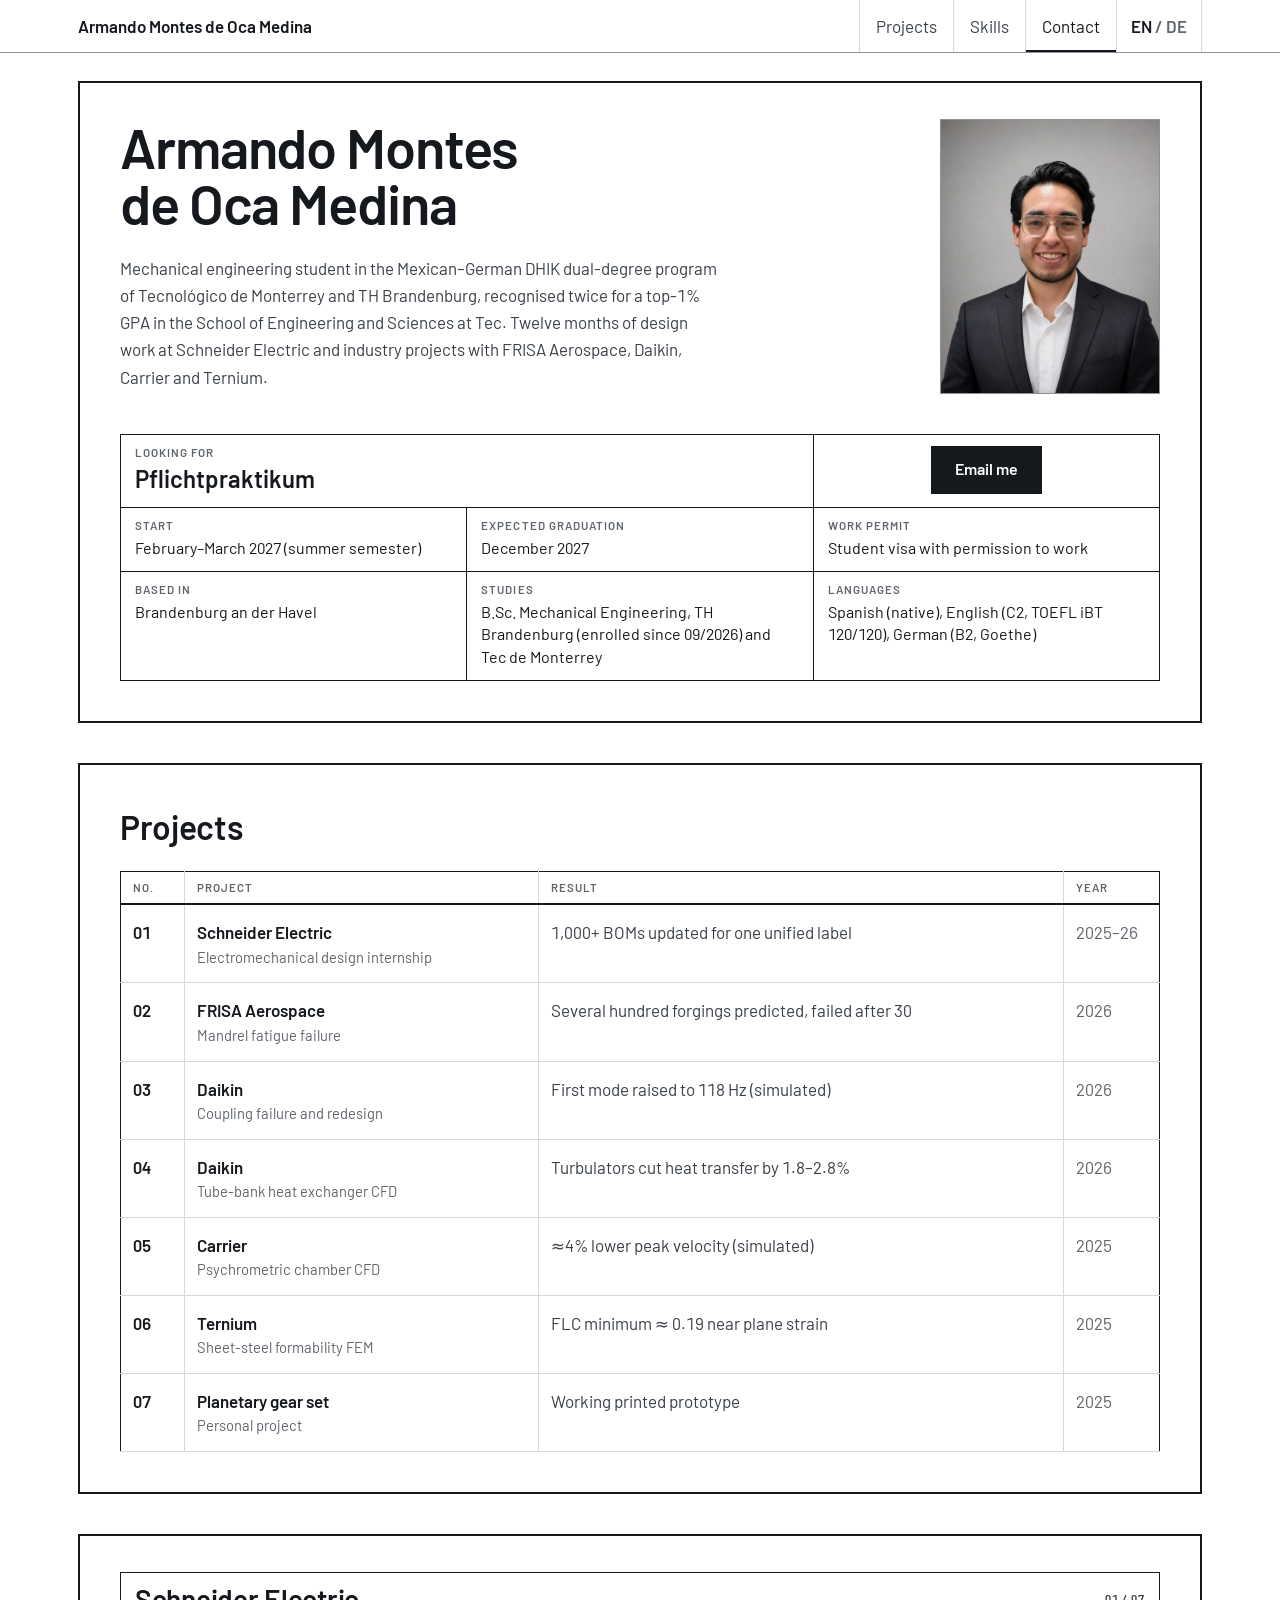
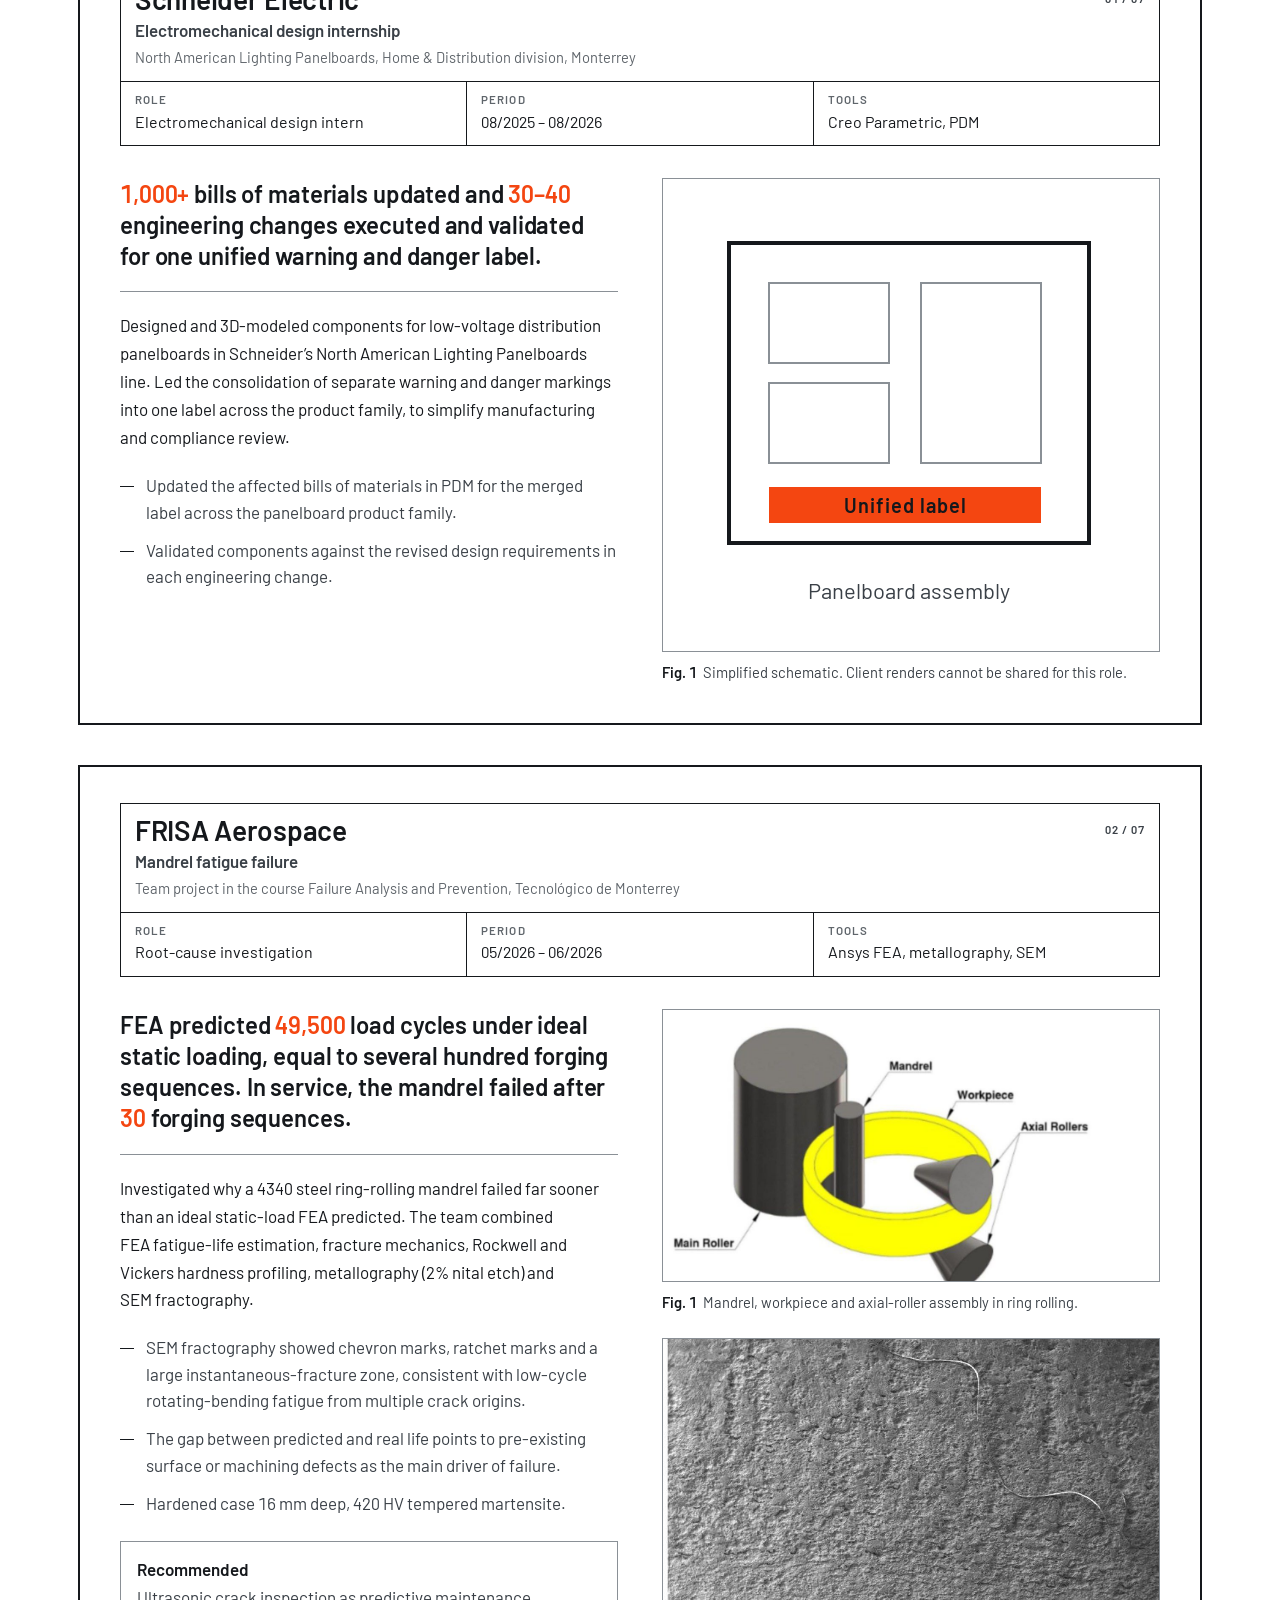
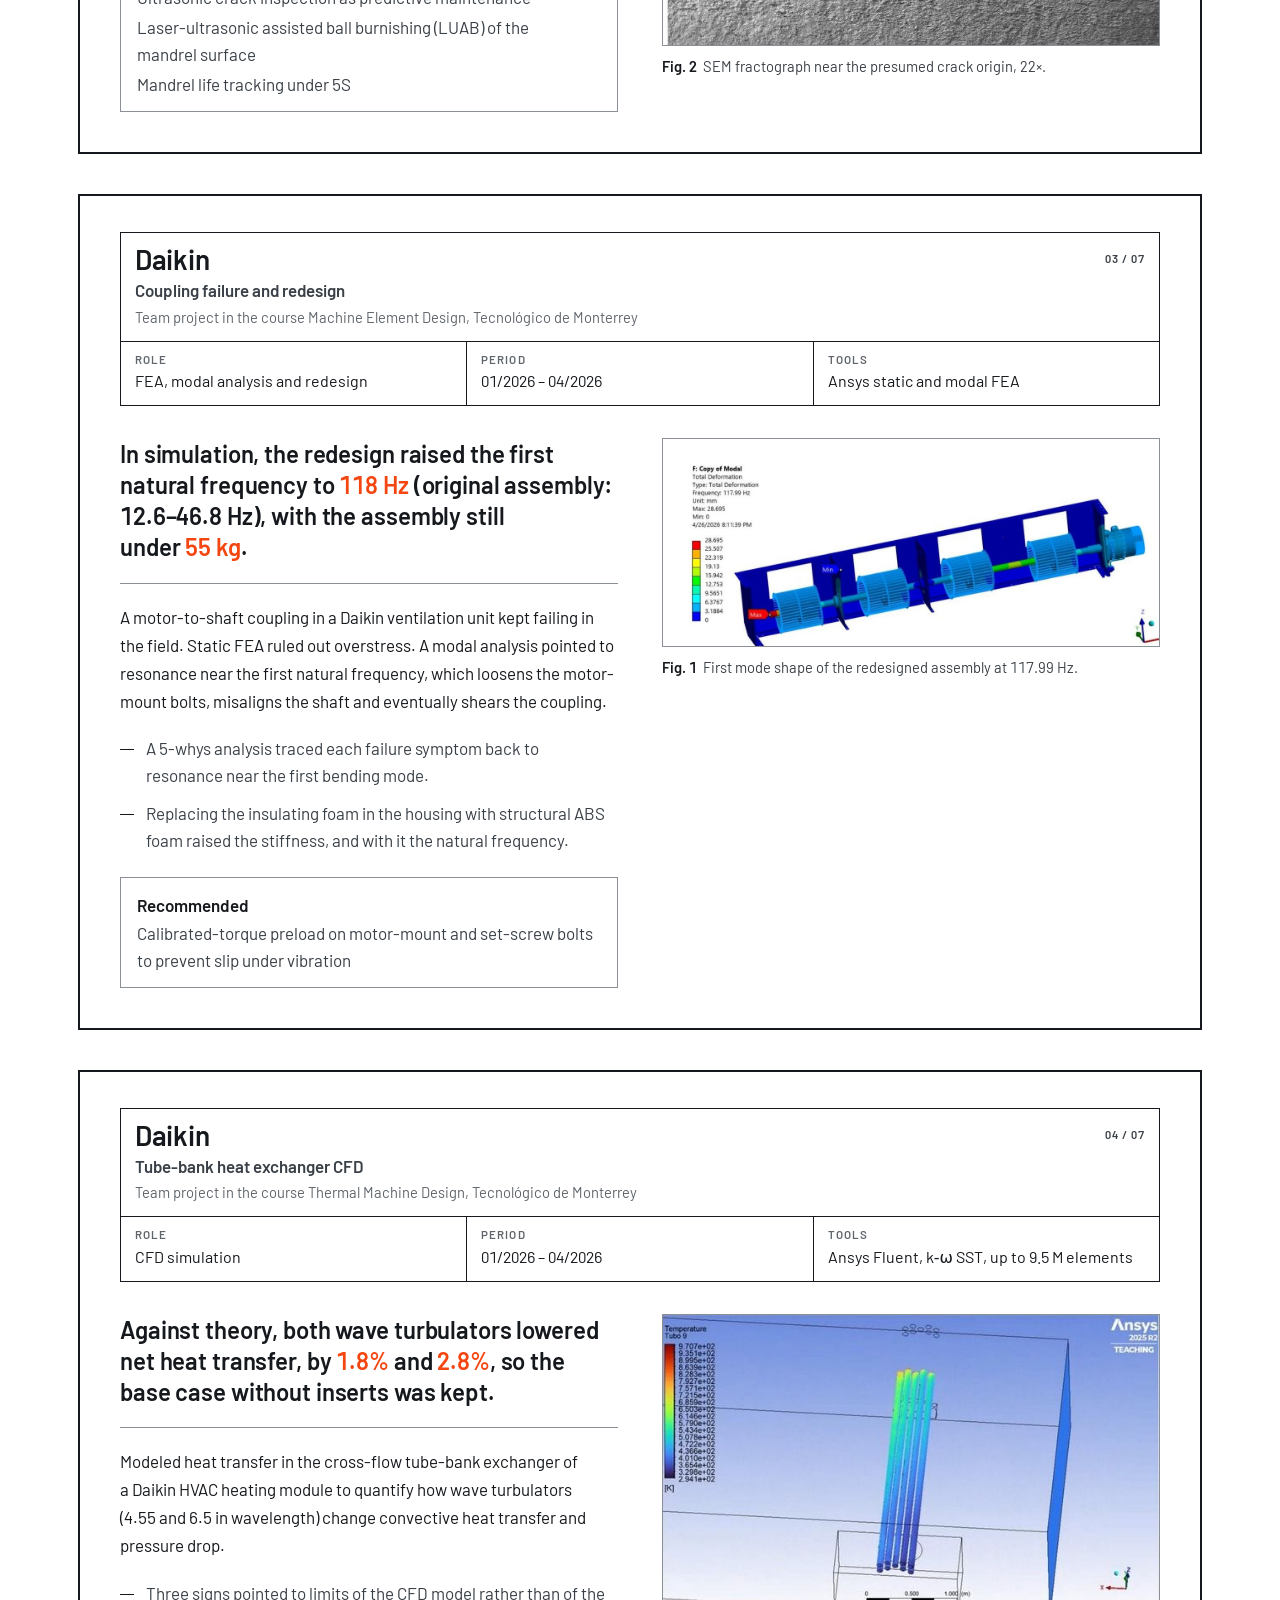
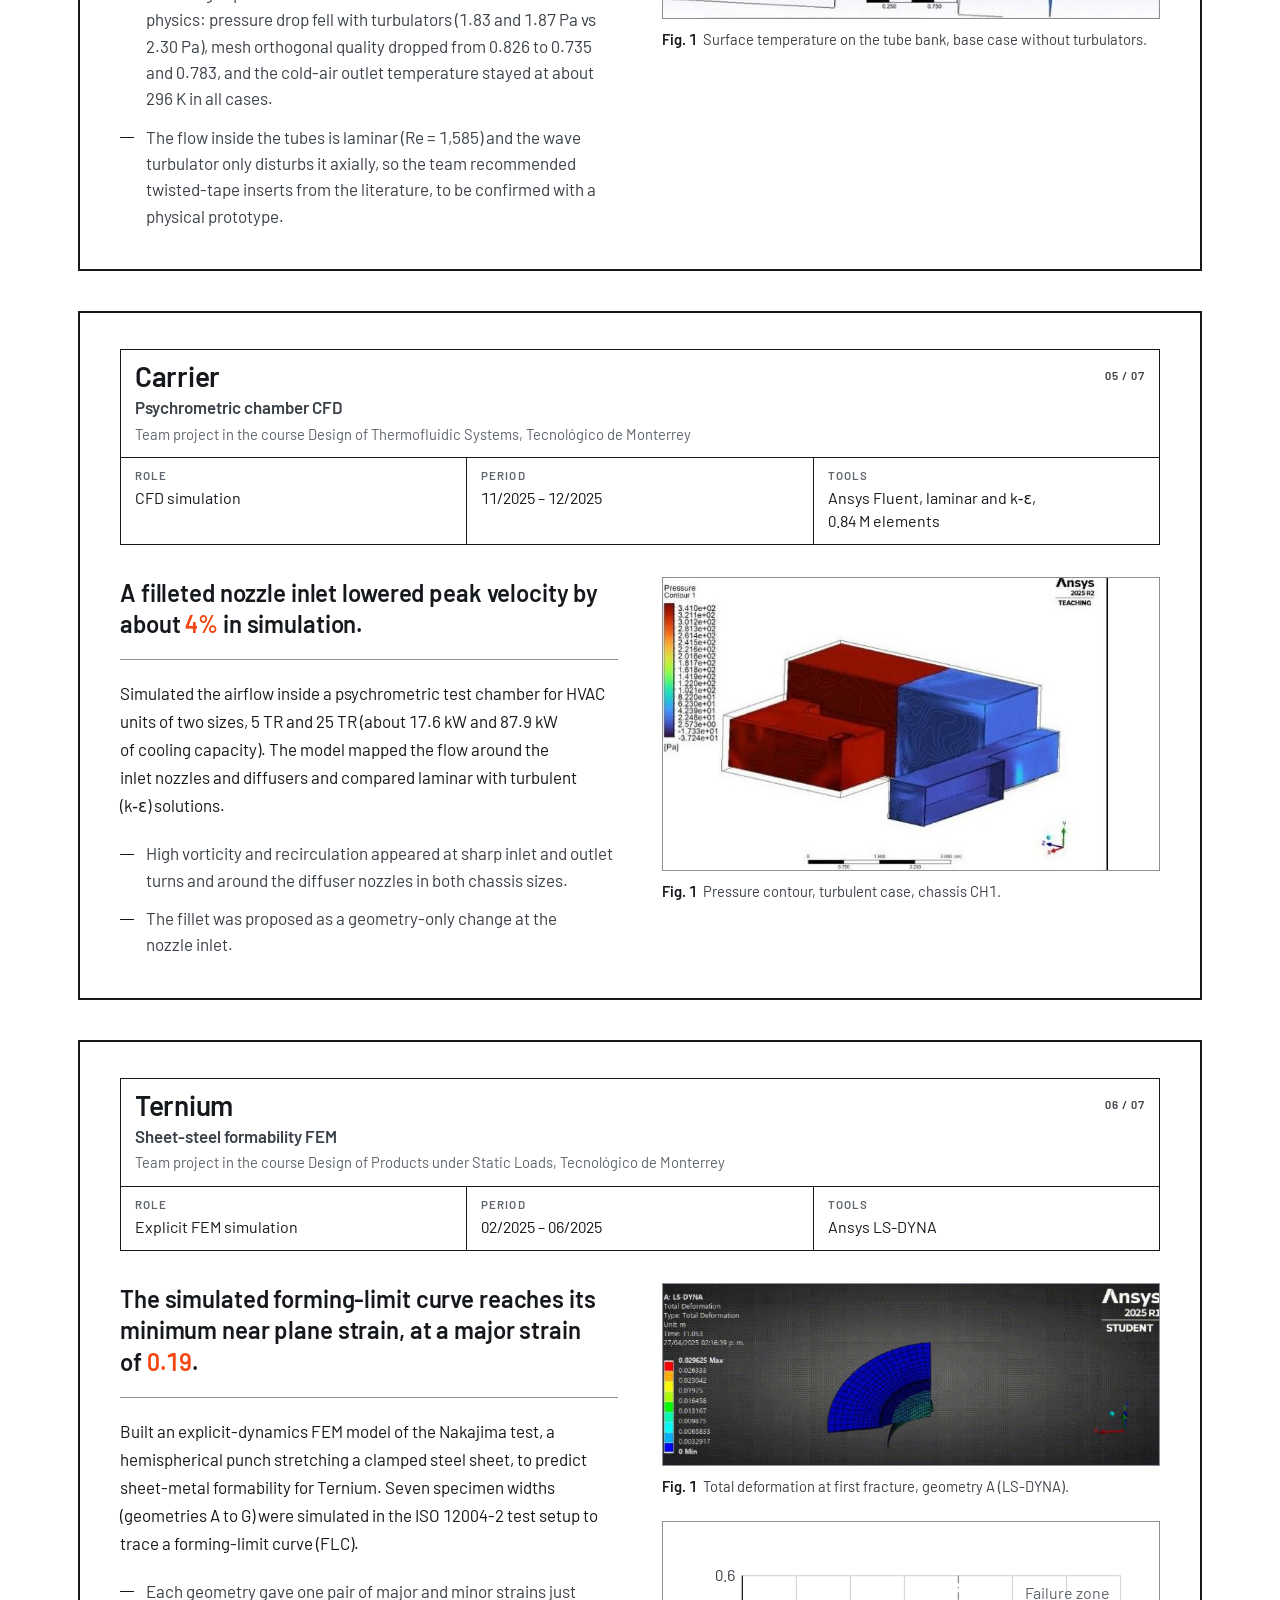
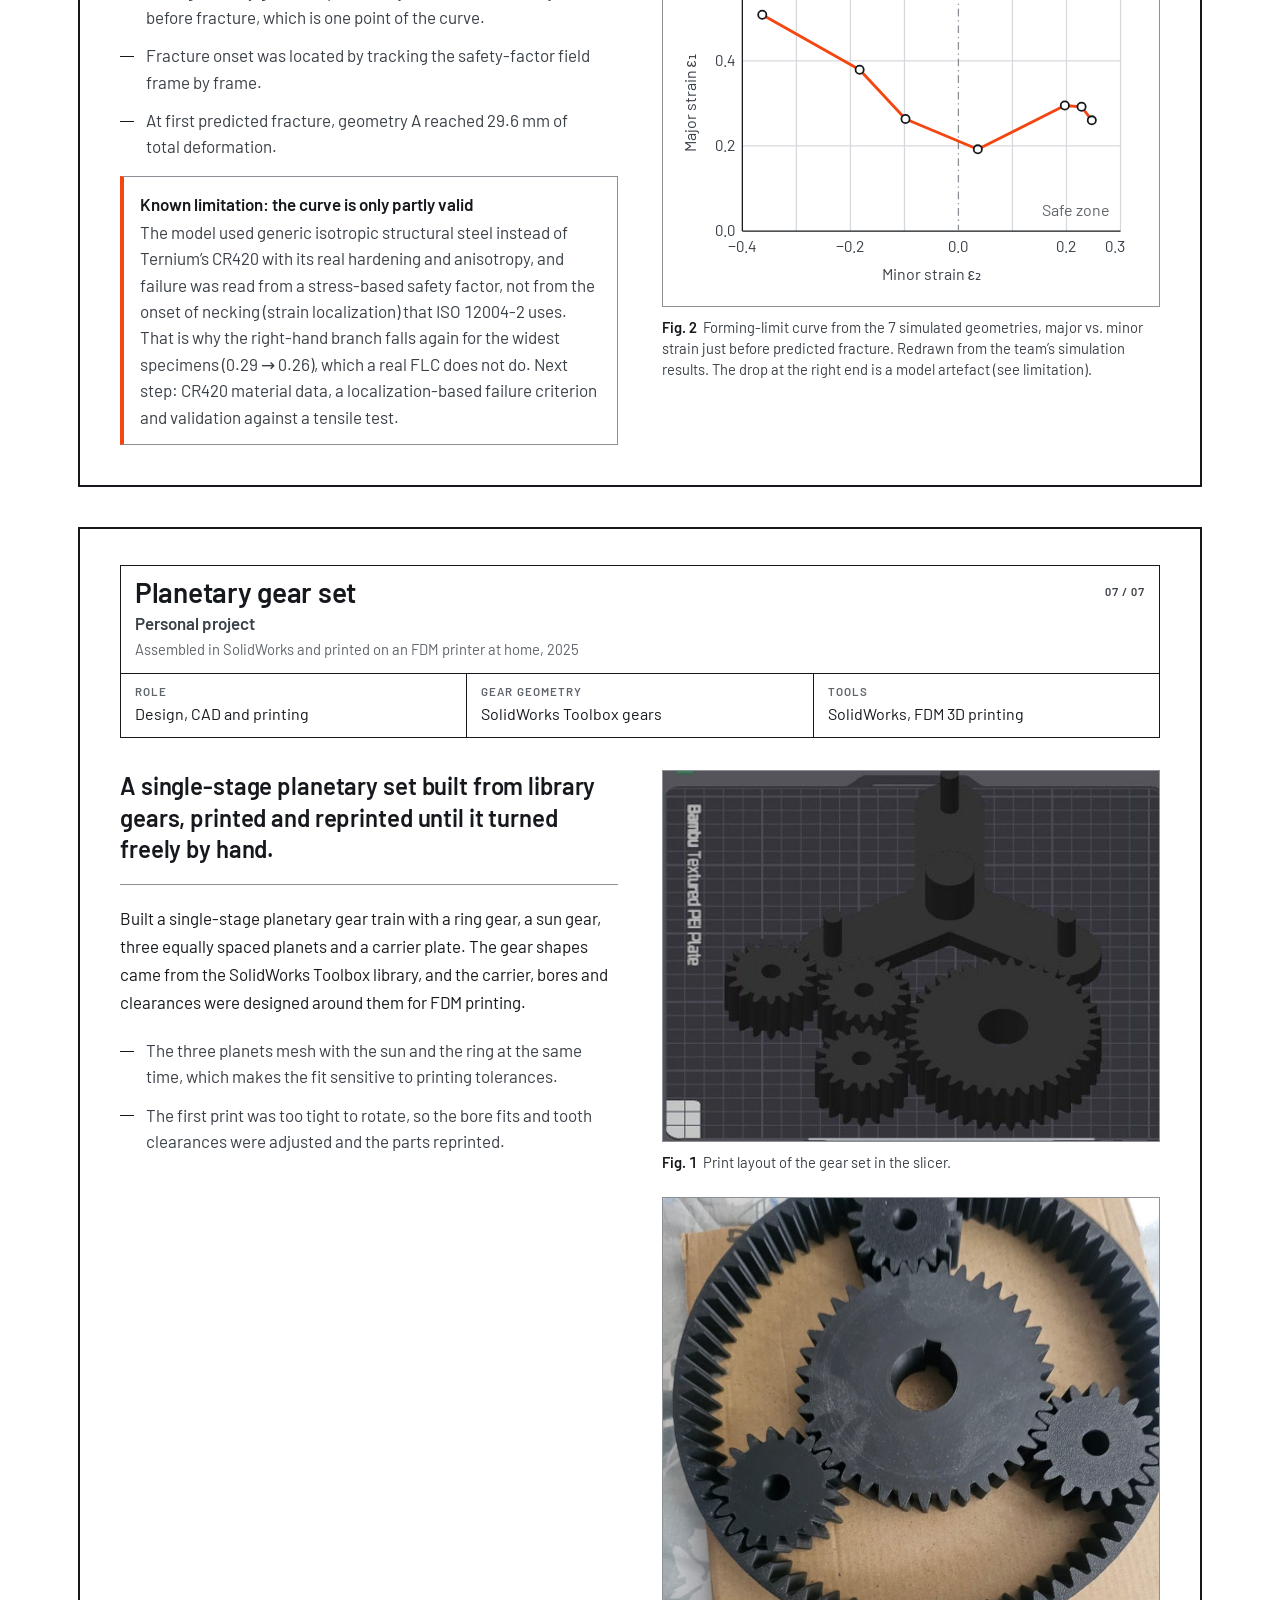
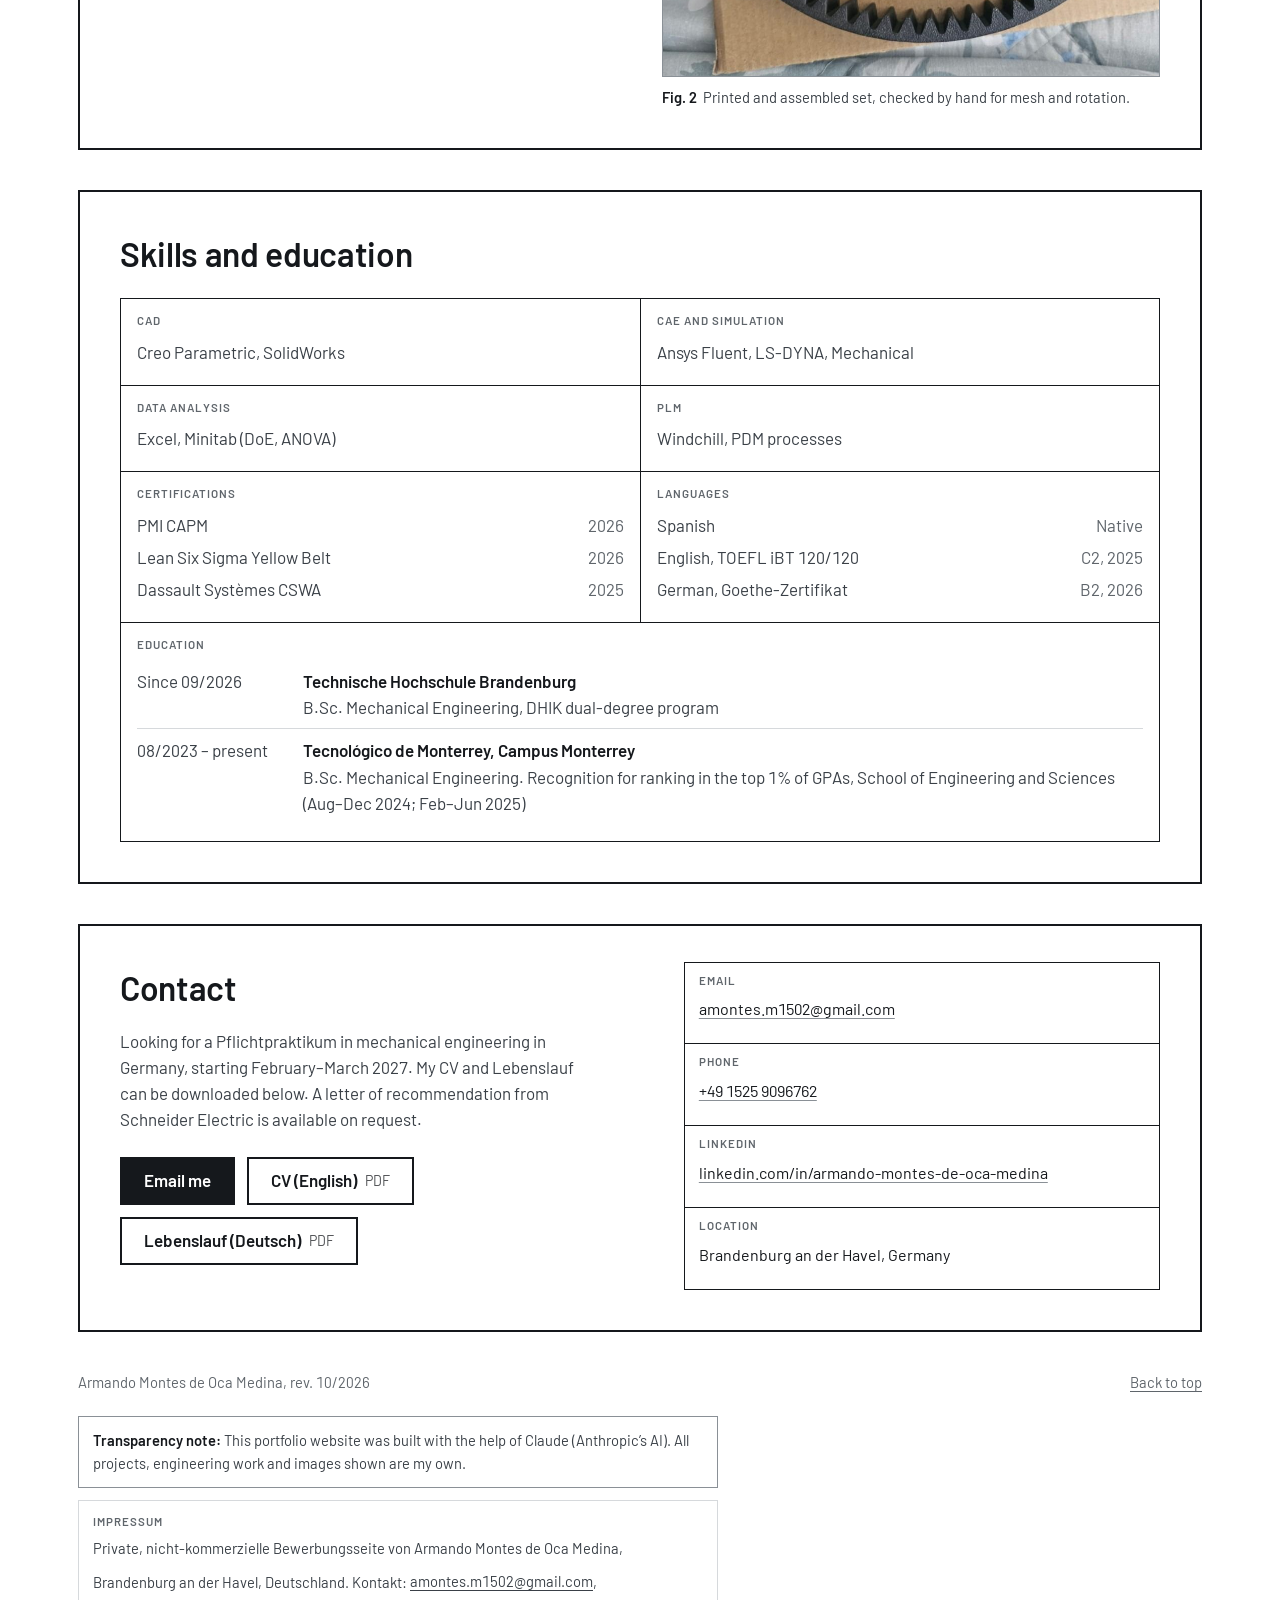
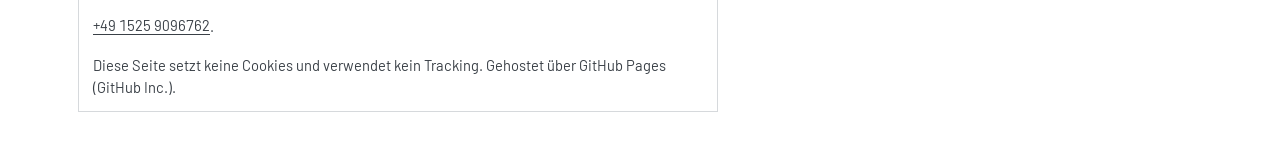
<file: index.html>
<!DOCTYPE html>
<html lang="en">
<head>
<meta property="og:title" content="Armando Montes de Oca Medina | Mechanical Engineering Portfolio">
<meta property="og:description" content="Portfolio featuring FEA, CFD, machine design, vibration analysis, materials engineering and failure analysis projects.">
<meta property="og:type" content="website">
<meta property="og:url" content="https://armando-montes.github.io/armandomontes.github.io/">
<meta property="og:image" content="https://armando-montes.github.io/armandomontes.github.io/LinkedIn_Cover_Portfolio_1200x627.png">
<meta property="og:image:width" content="1200">
<meta property="og:image:height" content="627">
<meta name="twitter:card" content="summary_large_image">
<meta name="twitter:image" content="https://armando-montes.github.io/armandomontes.github.io/LinkedIn_Cover_Portfolio_1200x627.png">
<link rel="alternate" hreflang="en" href="https://armando-montes.github.io/armandomontes.github.io/">
<link rel="alternate" hreflang="de" href="https://armando-montes.github.io/armandomontes.github.io/de/">
<meta charset="utf-8">
<meta name="viewport" content="width=device-width, initial-scale=1, viewport-fit=cover">
<title>Armando Montes de Oca Medina · Mechanical Engineering Portfolio</title>
<meta name="description" content="Mechanical engineering portfolio: FEA, CFD and failure-analysis projects with Schneider Electric, FRISA Aerospace, Daikin, Carrier and Ternium.">
<link rel="preload" href="assets/fonts/barlow-400.woff2" as="font" type="font/woff2" crossorigin>
<link rel="stylesheet" href="assets/site.css">
</head>
<body>
<a class="skip" href="#main">Skip to content</a>

<header class="top">
  <div class="wrap">
    <a class="brand" href="#top">Armando Montes de Oca Medina</a>
    <nav aria-label="Sections">
      <a href="#projects">Projects</a>
      <a href="#skills">Skills</a>
      <a href="#contact">Contact</a>
    </nav>
    <a class="lang-switch" href="de/" hreflang="de" lang="de" aria-label="Deutsche Version"><b>EN</b><span class="sep">&nbsp;/&nbsp;</span>DE</a>
  </div>
</header>

<main id="main" class="wrap">

  <section class="sheet hero" id="top" aria-labelledby="name">
    <div class="hero-grid">
      <div>
        <h1 id="name">Armando Montes de Oca Medina</h1>
        <p class="intro">Mechanical engineering student in the Mexican–German DHIK dual-degree program of Tecnológico de Monterrey and TH Brandenburg, recognised twice for a top-1% GPA in the School of Engineering and Sciences at Tec. Twelve months of design work at Schneider Electric and industry projects with FRISA Aerospace, Daikin, Carrier and Ternium.</p>
      </div>
      <figure class="portrait">
        <div class="frame"><img src="assets/img/portrait.jpg" width="500" height="624" alt="Portrait of Armando Montes de Oca Medina"></div>
      </figure>
    </div>

    <dl class="tb tb-hero">
      <div class="seek"><dt class="f">Looking for</dt><dd>Pflichtpraktikum</dd></div>
      <div class="act"><dt class="vh">Contact</dt><dd><a class="btn" href="mailto:amontes.m1502@gmail.com?subject=Pflichtpraktikum%202027%20%E2%80%93%20Armando%20Montes%20de%20Oca%20Medina">Email me</a></dd></div>
      <div class="start"><dt class="f">Start</dt><dd>February–March 2027 (summer semester)</dd></div>
      <div class="grad"><dt class="f">Expected graduation</dt><dd>December 2027</dd></div>
      <div class="permit"><dt class="f">Work permit</dt><dd>Student visa with permission to work</dd></div>
      <div class="based"><dt class="f">Based in</dt><dd>Brandenburg an der Havel</dd></div>
      <div class="studies"><dt class="f">Studies</dt><dd>B.Sc. Mechanical Engineering, TH Brandenburg (enrolled since 09/2026) and Tec de Monterrey</dd></div>
      <div class="lang"><dt class="f">Languages</dt><dd>Spanish (native), English (C2, TOEFL iBT 120/120), German (B2, Goethe)</dd></div>
    </dl>
  </section>

  <section class="sheet" id="projects" aria-labelledby="projects-h">
    <div class="sec-head"><h2 id="projects-h">Projects</h2></div>
    <table class="parts">
      <thead><tr><th class="f">No.</th><th class="f">Project</th><th class="f">Result</th><th class="f">Year</th></tr></thead>
      <tbody>
        <tr><td class="pos"><span>01</span></td><td class="proj"><a href="#schneider">Schneider Electric<small>Electromechanical design internship</small></a></td><td class="res"><span>1,000+ BOMs updated for one unified label</span></td><td class="yr"><span>2025–26</span></td></tr>
        <tr><td class="pos"><span>02</span></td><td class="proj"><a href="#frisa">FRISA Aerospace<small>Mandrel fatigue failure</small></a></td><td class="res"><span>Several hundred forgings predicted, failed after 30</span></td><td class="yr"><span>2026</span></td></tr>
        <tr><td class="pos"><span>03</span></td><td class="proj"><a href="#daikin-coupling">Daikin<small>Coupling failure and redesign</small></a></td><td class="res"><span>First mode raised to 118&nbsp;Hz (simulated)</span></td><td class="yr"><span>2026</span></td></tr>
        <tr><td class="pos"><span>04</span></td><td class="proj"><a href="#daikin-hx">Daikin<small>Tube-bank heat exchanger CFD</small></a></td><td class="res"><span>Turbulators cut heat transfer by 1.8–2.8%</span></td><td class="yr"><span>2026</span></td></tr>
        <tr><td class="pos"><span>05</span></td><td class="proj"><a href="#carrier">Carrier<small>Psychrometric chamber CFD</small></a></td><td class="res"><span>≈4% lower peak velocity (simulated)</span></td><td class="yr"><span>2025</span></td></tr>
        <tr><td class="pos"><span>06</span></td><td class="proj"><a href="#ternium">Ternium<small>Sheet-steel formability FEM</small></a></td><td class="res"><span>FLC minimum ≈ 0.19 near plane strain</span></td><td class="yr"><span>2025</span></td></tr>
        <tr><td class="pos"><span>07</span></td><td class="proj"><a href="#gears">Planetary gear set<small>Personal project</small></a></td><td class="res"><span>Working printed prototype</span></td><td class="yr"><span>2025</span></td></tr>
      </tbody>
    </table>
  </section>

  <article class="sheet project" id="schneider">
    <div class="tb p-tb">
      <div class="title-cell"><a class="sheet-no" href="#projects" aria-label="Project 1 of 7, back to the project list">01 / 07</a><h3>Schneider Electric</h3><p class="topic">Electromechanical design internship</p><p class="ctx">North American Lighting Panelboards, Home &amp; Distribution division, Monterrey</p></div>
      <dl class="fields">
        <div><dt class="f">Role</dt><dd>Electromechanical design intern</dd></div>
        <div><dt class="f">Period</dt><dd>08/2025 – 08/2026</dd></div>
        <div><dt class="f">Tools</dt><dd>Creo Parametric, PDM</dd></div>
      </dl>
    </div>
    <div class="p-body">
      <div>
        <p class="result"><span class="val">1,000+</span> bills of materials updated and <span class="val">30–40</span> engineering changes executed and validated for one unified warning and danger label.</p>
        <p class="lead">Designed and 3D-modeled components for low-voltage distribution panelboards in Schneider’s North American Lighting Panelboards line. Led the consolidation of separate warning and danger markings into one label across the product family, to simplify manufacturing and compliance review.</p>
        <ul class="findings">
          <li>Updated the affected bills of materials in PDM for the merged label across the panelboard product family.</li>
          <li>Validated components against the revised design requirements in each engineering change.</li>
        </ul>
      </div>
      <div class="views">
        <figure class="view">
          <div class="frame drawing">
            <svg viewBox="0 0 230 214" role="img" aria-label="Simplified schematic of a panelboard assembly with one unified label">
              <rect x="24" y="18" width="180" height="150" fill="none" stroke="var(--ink)" stroke-width="2"/>
              <rect x="44" y="38" width="60" height="40" fill="none" stroke="var(--line)" stroke-width="1"/>
              <rect x="44" y="88" width="60" height="40" fill="none" stroke="var(--line)" stroke-width="1"/>
              <rect x="120" y="38" width="60" height="90" fill="none" stroke="var(--line)" stroke-width="1"/>
              <rect x="44" y="140" width="136" height="18" fill="var(--signal)"/>
              <text x="112" y="153" text-anchor="middle" font-family="Barlow, Segoe UI, sans-serif" font-size="10" font-weight="600" fill="var(--on-signal)" letter-spacing=".5">Unified label</text>
              <text x="114" y="196" text-anchor="middle" font-family="Barlow, Segoe UI, sans-serif" font-size="11" fill="var(--ink-2)">Panelboard assembly</text>
            </svg>
          </div>
          <figcaption><b>Fig. 1</b>Simplified schematic. Client renders cannot be shared for this role.</figcaption>
        </figure>
      </div>
    </div>
  </article>

  <article class="sheet project" id="frisa">
    <div class="tb p-tb">
      <div class="title-cell"><a class="sheet-no" href="#projects" aria-label="Project 2 of 7, back to the project list">02 / 07</a><h3>FRISA Aerospace</h3><p class="topic">Mandrel fatigue failure</p><p class="ctx">Team project in the course Failure Analysis and Prevention, Tecnológico de Monterrey</p></div>
      <dl class="fields">
        <div><dt class="f">Role</dt><dd>Root-cause investigation</dd></div>
        <div><dt class="f">Period</dt><dd>05/2026 – 06/2026</dd></div>
        <div><dt class="f">Tools</dt><dd>Ansys FEA, metallography, SEM</dd></div>
      </dl>
    </div>
    <div class="p-body">
      <div>
        <p class="result">FEA predicted <span class="val">49,500</span> load cycles under ideal static loading, equal to several hundred forging sequences. In service, the mandrel failed after <span class="val">30</span> forging sequences.</p>
        <p class="lead">Investigated why a 4340 steel ring-rolling mandrel failed far sooner than an ideal static-load FEA predicted. The team combined FEA fatigue-life estimation, fracture mechanics, Rockwell and Vickers hardness profiling, metallography (2% nital etch) and SEM fractography.</p>
        <ul class="findings">
          <li>SEM fractography showed chevron marks, ratchet marks and a large instantaneous-fracture zone, consistent with low-cycle rotating-bending fatigue from multiple crack origins.</li>
          <li>The gap between predicted and real life points to pre-existing surface or machining defects as the main driver of failure.</li>
          <li>Hardened case 16&nbsp;mm deep, 420 HV tempered martensite.</li>
        </ul>
        <div class="rec"><strong>Recommended</strong><ul><li>Ultrasonic crack inspection as predictive maintenance</li><li>Laser-ultrasonic assisted ball burnishing (LUAB) of the mandrel surface</li><li>Mandrel life tracking under 5S</li></ul></div>
      </div>
      <div class="views">
        <figure class="view"><div class="frame"><img src="assets/img/frisa-mandrel.jpg" width="1170" height="640" loading="lazy" decoding="async" alt="Diagram of the ring-rolling mandrel, workpiece and axial rollers"></div><figcaption><b>Fig. 1</b>Mandrel, workpiece and axial-roller assembly in ring rolling.</figcaption></figure>
        <figure class="view"><div class="frame"><img src="assets/img/frisa-sem.jpg" width="810" height="500" loading="lazy" decoding="async" alt="SEM micrograph of the fracture surface near the crack origin"></div><figcaption><b>Fig. 2</b>SEM fractograph near the presumed crack origin, 22×.</figcaption></figure>
      </div>
    </div>
  </article>

  <article class="sheet project" id="daikin-coupling">
    <div class="tb p-tb">
      <div class="title-cell"><a class="sheet-no" href="#projects" aria-label="Project 3 of 7, back to the project list">03 / 07</a><h3>Daikin</h3><p class="topic">Coupling failure and redesign</p><p class="ctx">Team project in the course Machine Element Design, Tecnológico de Monterrey</p></div>
      <dl class="fields">
        <div><dt class="f">Role</dt><dd>FEA, modal analysis and redesign</dd></div>
        <div><dt class="f">Period</dt><dd>01/2026 – 04/2026</dd></div>
        <div><dt class="f">Tools</dt><dd>Ansys static and modal FEA</dd></div>
      </dl>
    </div>
    <div class="p-body">
      <div>
        <p class="result">In simulation, the redesign raised the first natural frequency to <span class="val">118&nbsp;Hz</span> (original assembly: 12.6–46.8&nbsp;Hz), with the assembly still under <span class="val">55&nbsp;kg</span>.</p>
        <p class="lead">A motor-to-shaft coupling in a Daikin ventilation unit kept failing in the field. Static FEA ruled out overstress. A modal analysis pointed to resonance near the first natural frequency, which loosens the motor-mount bolts, misaligns the shaft and eventually shears the coupling.</p>
        <ul class="findings">
          <li>A 5-whys analysis traced each failure symptom back to resonance near the first bending mode.</li>
          <li>Replacing the insulating foam in the housing with structural ABS foam raised the stiffness, and with it the natural frequency.</li>
        </ul>
        <div class="rec"><strong>Recommended</strong><ul><li>Calibrated-torque preload on motor-mount and set-screw bolts to prevent slip under vibration</li></ul></div>
      </div>
      <div class="views">
        <figure class="view"><div class="frame"><img src="assets/img/daikin-coupling-fea.jpg" width="1200" height="500" loading="lazy" decoding="async" alt="FEA total deformation of the redesigned assembly's first vibration mode"></div><figcaption><b>Fig. 1</b>First mode shape of the redesigned assembly at 117.99&nbsp;Hz.</figcaption></figure>
      </div>
    </div>
  </article>

  <article class="sheet project" id="daikin-hx">
    <div class="tb p-tb">
      <div class="title-cell"><a class="sheet-no" href="#projects" aria-label="Project 4 of 7, back to the project list">04 / 07</a><h3>Daikin</h3><p class="topic">Tube-bank heat exchanger CFD</p><p class="ctx">Team project in the course Thermal Machine Design, Tecnológico de Monterrey</p></div>
      <dl class="fields">
        <div><dt class="f">Role</dt><dd>CFD simulation</dd></div>
        <div><dt class="f">Period</dt><dd>01/2026 – 04/2026</dd></div>
        <div><dt class="f">Tools</dt><dd>Ansys Fluent, k‑ω SST, up to 9.5 M elements</dd></div>
      </dl>
    </div>
    <div class="p-body">
      <div>
        <p class="result">Against theory, both wave turbulators lowered net heat transfer, by <span class="val">1.8%</span> and <span class="val">2.8%</span>, so the base case without inserts was kept.</p>
        <p class="lead">Modeled heat transfer in the cross-flow tube-bank exchanger of a Daikin HVAC heating module to quantify how wave turbulators (4.55 and 6.5&nbsp;in wavelength) change convective heat transfer and pressure drop.</p>
        <ul class="findings">
          <li>Three signs pointed to limits of the CFD model rather than of the physics: pressure drop fell with turbulators (1.83 and 1.87&nbsp;Pa vs 2.30&nbsp;Pa), mesh orthogonal quality dropped from 0.826 to 0.735 and 0.783, and the cold-air outlet temperature stayed at about 296&nbsp;K in all cases.</li>
          <li>The flow inside the tubes is laminar (Re&nbsp;=&nbsp;1,585) and the wave turbulator only disturbs it axially, so the team recommended twisted-tape inserts from the literature, to be confirmed with a physical prototype.</li>
        </ul>
      </div>
      <div class="views">
        <figure class="view"><div class="frame"><img src="assets/img/daikin-hx-temperature.jpg" width="589" height="360" loading="lazy" decoding="async" alt="Surface temperature on the tube bank, base case without turbulators"></div><figcaption><b>Fig. 1</b>Surface temperature on the tube bank, base case without turbulators.</figcaption></figure>
      </div>
    </div>
  </article>

  <article class="sheet project" id="carrier">
    <div class="tb p-tb">
      <div class="title-cell"><a class="sheet-no" href="#projects" aria-label="Project 5 of 7, back to the project list">05 / 07</a><h3>Carrier</h3><p class="topic">Psychrometric chamber CFD</p><p class="ctx">Team project in the course Design of Thermofluidic Systems, Tecnológico de Monterrey</p></div>
      <dl class="fields">
        <div><dt class="f">Role</dt><dd>CFD simulation</dd></div>
        <div><dt class="f">Period</dt><dd>11/2025 – 12/2025</dd></div>
        <div><dt class="f">Tools</dt><dd>Ansys Fluent, laminar and k‑ε, 0.84 M elements</dd></div>
      </dl>
    </div>
    <div class="p-body">
      <div>
        <p class="result">A filleted nozzle inlet lowered peak velocity by about <span class="val">4%</span> in simulation.</p>
        <p class="lead">Simulated the airflow inside a psychrometric test chamber for HVAC units of two sizes, 5&nbsp;TR and 25&nbsp;TR (about 17.6&nbsp;kW and 87.9&nbsp;kW of cooling capacity). The model mapped the flow around the inlet nozzles and diffusers and compared laminar with turbulent (k‑ε) solutions.</p>
        <ul class="findings">
          <li>High vorticity and recirculation appeared at sharp inlet and outlet turns and around the diffuser nozzles in both chassis sizes.</li>
          <li>The fillet was proposed as a geometry-only change at the nozzle inlet.</li>
        </ul>
      </div>
      <div class="views">
        <figure class="view"><div class="frame"><img src="assets/img/carrier-pressure.jpg" width="708" height="417" loading="lazy" decoding="async" alt="Pressure contour of the turbulent airflow simulation, chassis 1"></div><figcaption><b>Fig. 1</b>Pressure contour, turbulent case, chassis CH1.</figcaption></figure>
      </div>
    </div>
  </article>

  <article class="sheet project" id="ternium">
    <div class="tb p-tb">
      <div class="title-cell"><a class="sheet-no" href="#projects" aria-label="Project 6 of 7, back to the project list">06 / 07</a><h3>Ternium</h3><p class="topic">Sheet-steel formability FEM</p><p class="ctx">Team project in the course Design of Products under Static Loads, Tecnológico de Monterrey</p></div>
      <dl class="fields">
        <div><dt class="f">Role</dt><dd>Explicit FEM simulation</dd></div>
        <div><dt class="f">Period</dt><dd>02/2025 – 06/2025</dd></div>
        <div><dt class="f">Tools</dt><dd>Ansys LS-DYNA</dd></div>
      </dl>
    </div>
    <div class="p-body">
      <div>
        <p class="result">The simulated forming-limit curve reaches its minimum near plane strain, at a major strain of <span class="val">0.19</span>.</p>
        <p class="lead">Built an explicit-dynamics FEM model of the Nakajima test, a hemispherical punch stretching a clamped steel sheet, to predict sheet-metal formability for Ternium. Seven specimen widths (geometries A to G) were simulated in the ISO 12004-2 test setup to trace a forming-limit curve (FLC).</p>
        <ul class="findings">
          <li>Each geometry gave one pair of major and minor strains just before fracture, which is one point of the curve.</li>
          <li>Fracture onset was located by tracking the safety-factor field frame by frame.</li>
          <li>At first predicted fracture, geometry A reached 29.6&nbsp;mm of total deformation.</li>
        </ul>
        <div class="limit"><strong>Known limitation: the curve is only partly valid</strong>The model used generic isotropic structural steel instead of Ternium’s CR420 with its real hardening and anisotropy, and failure was read from a stress-based safety factor, not from the onset of necking (strain localization) that ISO 12004-2 uses. That is why the right-hand branch falls again for the widest specimens (0.29 → 0.26), which a real FLC does not do. Next step: CR420 material data, a localization-based failure criterion and validation against a tensile test.</div>
      </div>
      <div class="views">
        <figure class="view"><div class="frame"><img src="assets/img/ternium-lsdyna.jpg" width="1400" height="509" loading="lazy" decoding="async" alt="LS-DYNA total deformation contour at first fracture, specimen geometry A"></div><figcaption><b>Fig. 1</b>Total deformation at first fracture, geometry A (LS-DYNA).</figcaption></figure>
        <figure class="view">
          <div class="frame drawing">
            <svg viewBox="0 0 360 266" role="img" aria-label="Forming-limit curve: major strain against minor strain for seven specimen geometries. Major strain falls from 0.51 at minor strain −0.36 to a minimum of 0.19 at minor strain 0.04, then rises to about 0.29 near minor strain 0.20 and 0.26 at 0.25.">
              <g stroke="var(--hair)" stroke-width="1">
                <line x1="48" y1="20" x2="344" y2="20"/><line x1="48" y1="86.7" x2="344" y2="86.7"/><line x1="48" y1="153.3" x2="344" y2="153.3"/>
                <line x1="90.3" y1="20" x2="90.3" y2="220"/><line x1="132.6" y1="20" x2="132.6" y2="220"/><line x1="174.9" y1="20" x2="174.9" y2="220"/>
                <line x1="259.4" y1="20" x2="259.4" y2="220"/><line x1="301.7" y1="20" x2="301.7" y2="220"/><line x1="344" y1="20" x2="344" y2="220"/>
              </g>
              <line x1="48" y1="220" x2="344" y2="220" stroke="var(--ink)" stroke-width="1"/>
              <line x1="48" y1="20" x2="48" y2="220" stroke="var(--ink)" stroke-width="1"/>
              <line x1="217.1" y1="20" x2="217.1" y2="220" stroke="var(--line)" stroke-width="1" stroke-dasharray="6 3 1 3"/>
              <g font-family="Barlow, Segoe UI, sans-serif" font-size="12.5" fill="var(--ink-2)">
                <g text-anchor="end"><text x="42" y="224">0.0</text><text x="42" y="157.3">0.2</text><text x="42" y="90.7">0.4</text><text x="42" y="24">0.6</text></g>
                <g text-anchor="middle"><text x="48" y="236">−0.4</text><text x="132.6" y="236">−0.2</text><text x="217.1" y="236">0.0</text><text x="301.7" y="236">0.2</text><text x="340" y="236">0.3</text></g>
                <text x="196" y="258" text-anchor="middle">Minor strain ε₂</text>
                <text x="12" y="120" text-anchor="middle" transform="rotate(-90 12 120)">Major strain ε₁</text>
                <text x="336" y="38" text-anchor="end" fill="var(--ink-3)">Failure zone</text>
                <text x="336" y="208" text-anchor="end" fill="var(--ink-3)">Safe zone</text>
              </g>
              <polyline points="63.6,50.7 139.8,93.7 175.7,132.3 232.3,156 300.4,121.7 313.5,122.7 321.5,133.3" fill="none" stroke="var(--signal)" stroke-width="2.2" stroke-linejoin="round"/>
              <g fill="var(--paper)" stroke="var(--ink)" stroke-width="1.4">
                <circle cx="63.6" cy="50.7" r="3.2"/><circle cx="139.8" cy="93.7" r="3.2"/><circle cx="175.7" cy="132.3" r="3.2"/><circle cx="232.3" cy="156" r="3.2"/><circle cx="300.4" cy="121.7" r="3.2"/><circle cx="313.5" cy="122.7" r="3.2"/><circle cx="321.5" cy="133.3" r="3.2"/>
              </g>
            </svg>
          </div>
          <figcaption><b>Fig. 2</b>Forming-limit curve from the 7 simulated geometries, major vs. minor strain just before predicted fracture. Redrawn from the team’s simulation results. The drop at the right end is a model artefact (see limitation).</figcaption>
        </figure>
      </div>
    </div>
  </article>

  <article class="sheet project" id="gears">
    <div class="tb p-tb">
      <div class="title-cell"><a class="sheet-no" href="#projects" aria-label="Project 7 of 7, back to the project list">07 / 07</a><h3>Planetary gear set</h3><p class="topic">Personal project</p><p class="ctx">Assembled in SolidWorks and printed on an FDM printer at home, 2025</p></div>
      <dl class="fields">
        <div><dt class="f">Role</dt><dd>Design, CAD and printing</dd></div>
        <div><dt class="f">Gear geometry</dt><dd>SolidWorks Toolbox gears</dd></div>
        <div><dt class="f">Tools</dt><dd>SolidWorks, FDM 3D printing</dd></div>
      </dl>
    </div>
    <div class="p-body">
      <div>
        <p class="result">A single-stage planetary set built from library gears, printed and reprinted until it turned freely by hand.</p>
        <p class="lead">Built a single-stage planetary gear train with a ring gear, a sun gear, three equally spaced planets and a carrier plate. The gear shapes came from the SolidWorks Toolbox library, and the carrier, bores and clearances were designed around them for FDM printing.</p>
        <ul class="findings">
          <li>The three planets mesh with the sun and the ring at the same time, which makes the fit sensitive to printing tolerances.</li>
          <li>The first print was too tight to rotate, so the bore fits and tooth clearances were adjusted and the parts reprinted.</li>
        </ul>
      </div>
      <div class="views">
        <figure class="view"><div class="frame"><img src="assets/img/gears-slicer.jpg" width="833" height="620" loading="lazy" decoding="async" alt="Gear set parts laid out on the build plate in the slicer"></div><figcaption><b>Fig. 1</b>Print layout of the gear set in the slicer.</figcaption></figure>
        <figure class="view"><div class="frame"><img src="assets/img/gears-assembled.jpg" width="984" height="948" loading="lazy" decoding="async" alt="Photo of the 3D-printed and assembled planetary gear set"></div><figcaption><b>Fig. 2</b>Printed and assembled set, checked by hand for mesh and rotation.</figcaption></figure>
      </div>
    </div>
  </article>

  <section class="sheet" id="skills" aria-labelledby="skills-h">
    <div class="sec-head"><h2 id="skills-h">Skills and education</h2></div>
    <div class="spec">
      <section><h3 class="f">CAD</h3><ul><li><span>Creo Parametric, SolidWorks</span></li></ul></section>
      <section><h3 class="f">CAE and simulation</h3><ul><li><span>Ansys Fluent, LS-DYNA, Mechanical</span></li></ul></section>
      <section><h3 class="f">Data analysis</h3><ul><li><span>Excel, Minitab (DoE, ANOVA)</span></li></ul></section>
      <section><h3 class="f">PLM</h3><ul><li><span>Windchill, PDM processes</span></li></ul></section>
      <section><h3 class="f">Certifications</h3><ul><li><span>PMI CAPM</span><span>2026</span></li><li><span>Lean Six Sigma Yellow Belt</span><span>2026</span></li><li><span>Dassault Systèmes CSWA</span><span>2025</span></li></ul></section>
      <section><h3 class="f">Languages</h3><ul><li><span>Spanish</span><span>Native</span></li><li><span>English, TOEFL iBT 120/120</span><span>C2, 2025</span></li><li><span>German, Goethe-Zertifikat</span><span>B2, 2026</span></li></ul></section>
      <section class="wide"><h3 class="f">Education</h3>
        <ul class="edu">
          <li><span>Since 09/2026</span><span><b>Technische Hochschule Brandenburg</b>B.Sc. Mechanical Engineering, DHIK dual-degree program</span></li>
          <li><span>08/2023 – present</span><span><b>Tecnológico de Monterrey, Campus Monterrey</b>B.Sc. Mechanical Engineering. Recognition for ranking in the top 1% of GPAs, School of Engineering and Sciences (Aug–Dec 2024; Feb–Jun 2025)</span></li>
        </ul>
      </section>
    </div>
  </section>

  <section class="sheet contact" id="contact" aria-labelledby="contact-h">
    <div>
      <h2 id="contact-h">Contact</h2>
      <p>Looking for a Pflichtpraktikum in mechanical engineering in Germany, starting February–March 2027. My CV and Lebenslauf can be downloaded below. A letter of recommendation from Schneider Electric is available on request.</p>
      <div class="docs">
        <a class="btn" href="mailto:amontes.m1502@gmail.com?subject=Pflichtpraktikum%202027%20%E2%80%93%20Armando%20Montes%20de%20Oca%20Medina">Email me</a>
        <a class="btn btn-2" href="assets/docs/CV_Armando_Montes_de_Oca_Medina_EN.pdf" download>CV (English)<small>PDF</small></a>
        <a class="btn btn-2" href="assets/docs/Lebenslauf_Armando_Montes_de_Oca_Medina_DE.pdf" download hreflang="de">Lebenslauf (Deutsch)<small>PDF</small></a>
      </div>
    </div>
    <dl class="tb">
      <div><dt class="f">Email</dt><dd><a href="mailto:amontes.m1502@gmail.com">amontes.m1502@gmail.com</a></dd></div>
      <div><dt class="f">Phone</dt><dd><a href="tel:+4915259096762">+49 1525 9096762</a></dd></div>
      <div><dt class="f">LinkedIn</dt><dd><a href="https://linkedin.com/in/armando-montes-de-oca-medina" target="_blank" rel="noopener">linkedin.com/in/armando-montes-de-oca-medina</a></dd></div>
      <div><dt class="f">Location</dt><dd>Brandenburg an der Havel, Germany</dd></div>
    </dl>
  </section>

  <footer class="foot">
    <div class="foot-row"><span>Armando Montes de Oca Medina, rev. 10/2026</span><a href="#top">Back to top</a></div>
    <p class="note" role="note"><b>Transparency note:</b> This portfolio website was built with the help of Claude (Anthropic’s AI). All projects, engineering work and images shown are my own.</p>
    <section class="imprint" id="impressum" lang="de" aria-labelledby="impressum-h">
      <h2 id="impressum-h">Impressum</h2>
      <p>Private, nicht-kommerzielle Bewerbungsseite von Armando Montes de Oca Medina, Brandenburg an der Havel, Deutschland. Kontakt: <a href="mailto:amontes.m1502@gmail.com">amontes.m1502@gmail.com</a>, <a href="tel:+4915259096762">+49 1525 9096762</a>.</p>
      <p>Diese Seite setzt keine Cookies und verwendet kein Tracking. Gehostet über GitHub Pages (GitHub Inc.).</p>
    </section>
  </footer>
</main>

<script>
  (function(){
    var links = document.querySelectorAll('.top nav a');
    if(!('IntersectionObserver' in window) || !links.length) return;
    var groups = { projects:['projects','schneider','frisa','daikin-coupling','daikin-hx','carrier','ternium','gears'], skills:['skills'], contact:['contact'] };
    var owner = {};
    Object.keys(groups).forEach(function(k){ groups[k].forEach(function(id){ owner[id] = k; }); });
    var io = new IntersectionObserver(function(entries){
      entries.forEach(function(e){
        if(!e.isIntersecting) return;
        var key = owner[e.target.id];
        links.forEach(function(a){
          if(a.getAttribute('href') === '#' + key) a.setAttribute('aria-current','location');
          else a.removeAttribute('aria-current');
        });
      });
    }, {rootMargin:'-45% 0px -50% 0px'});
    Object.keys(owner).forEach(function(id){ var el = document.getElementById(id); if(el) io.observe(el); });
  })();
</script>
</body>
</html>
</file>
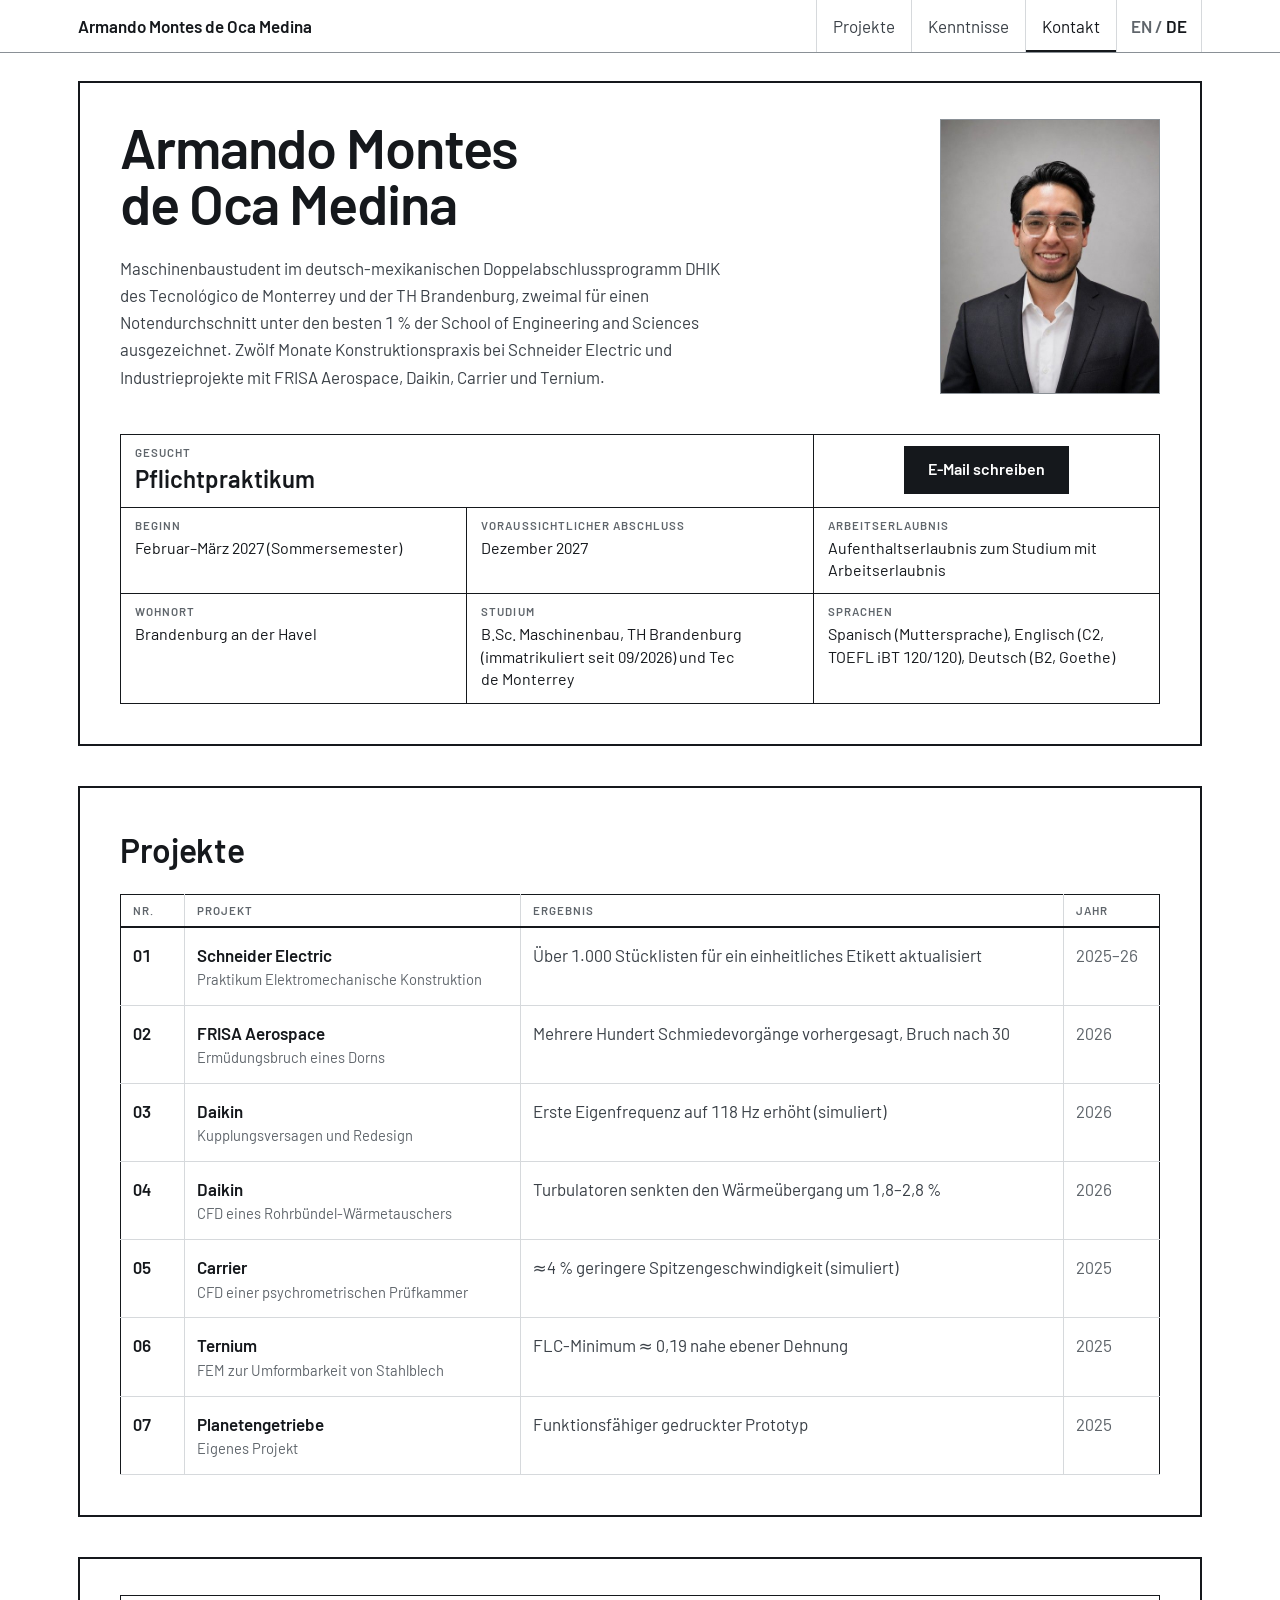
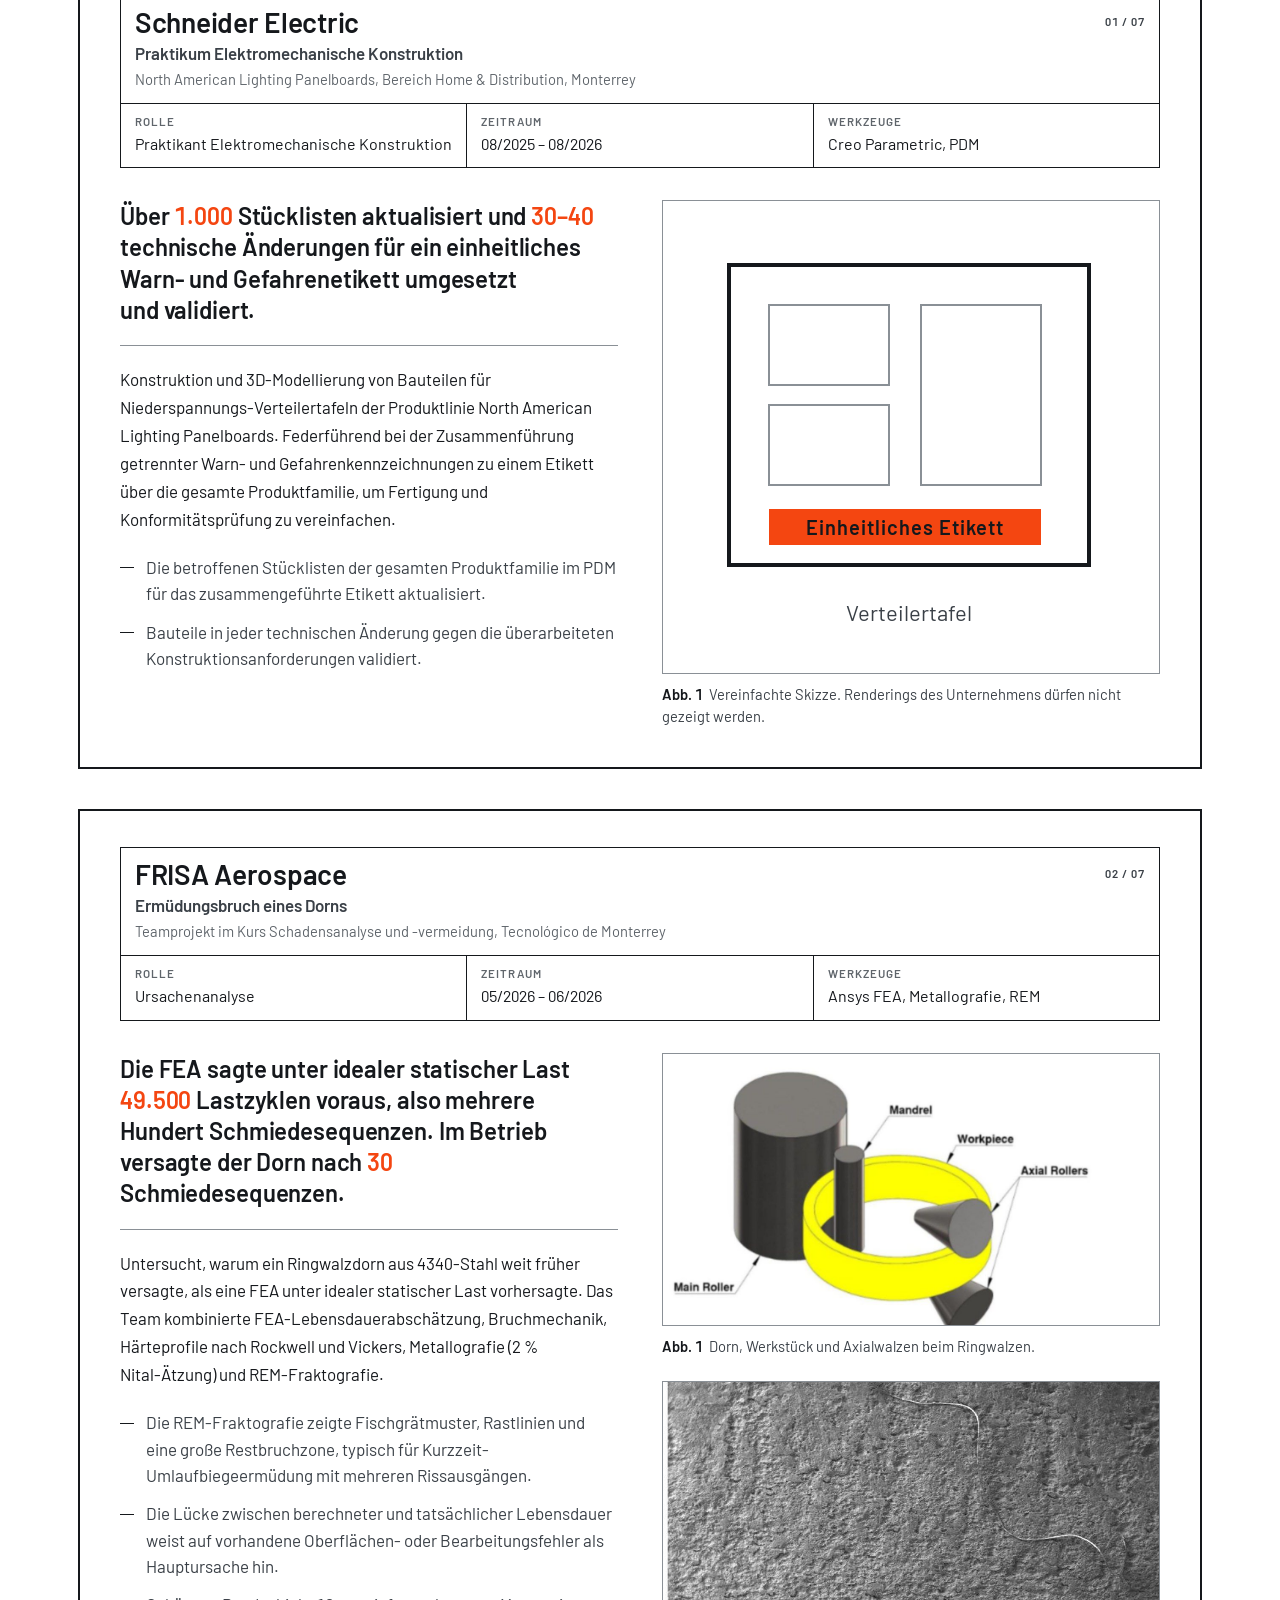
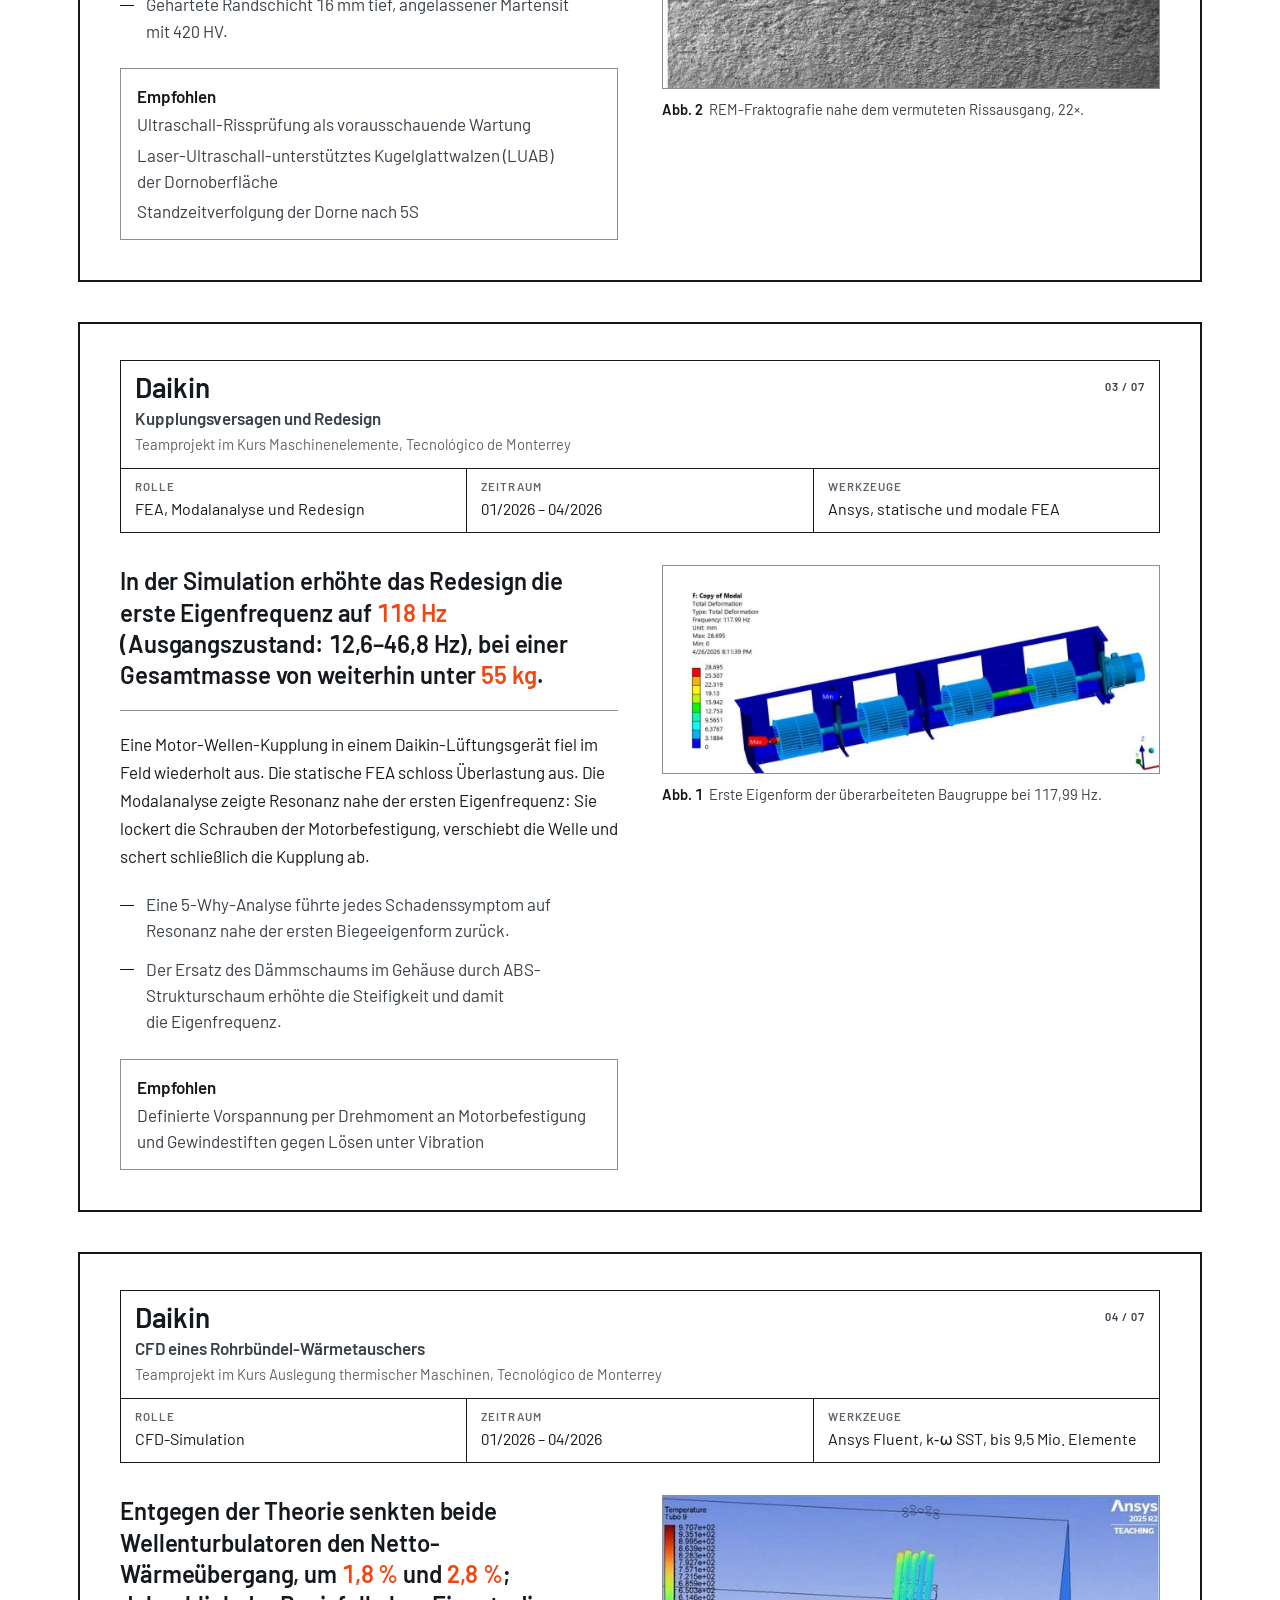
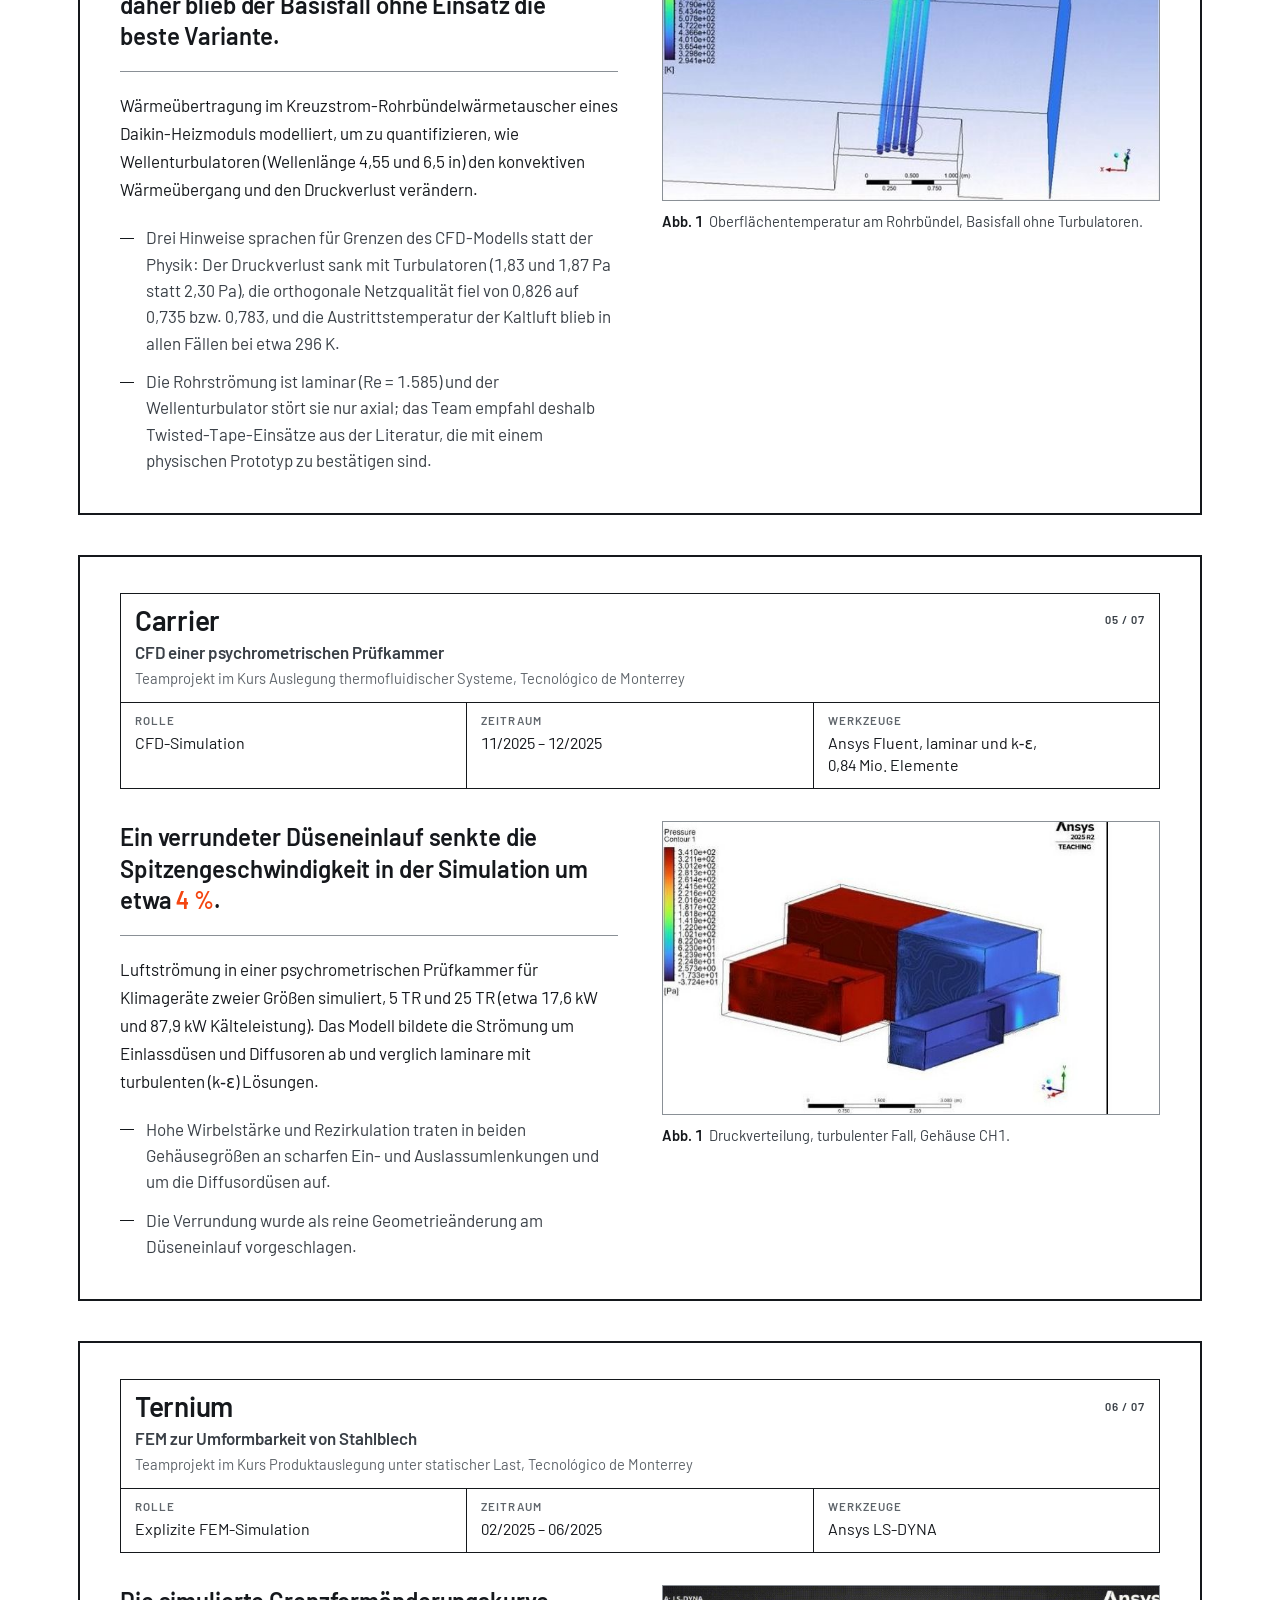
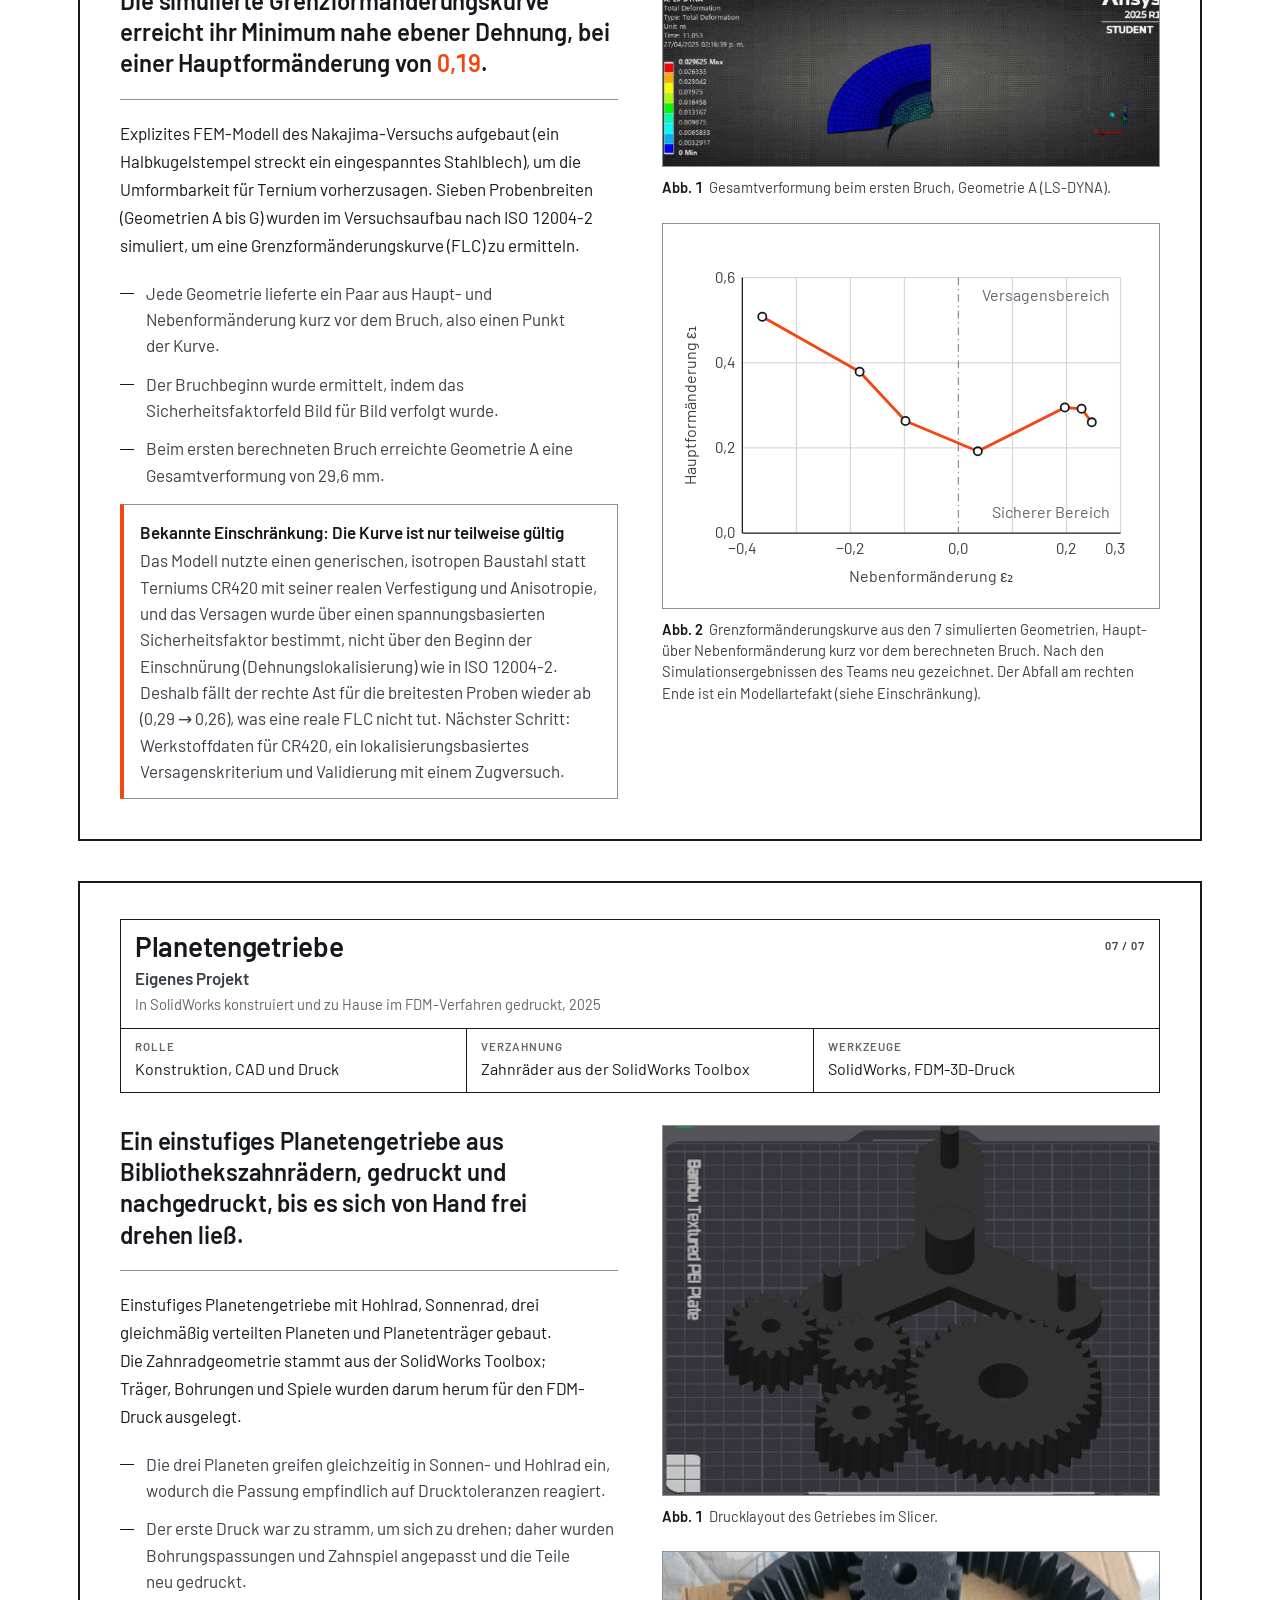
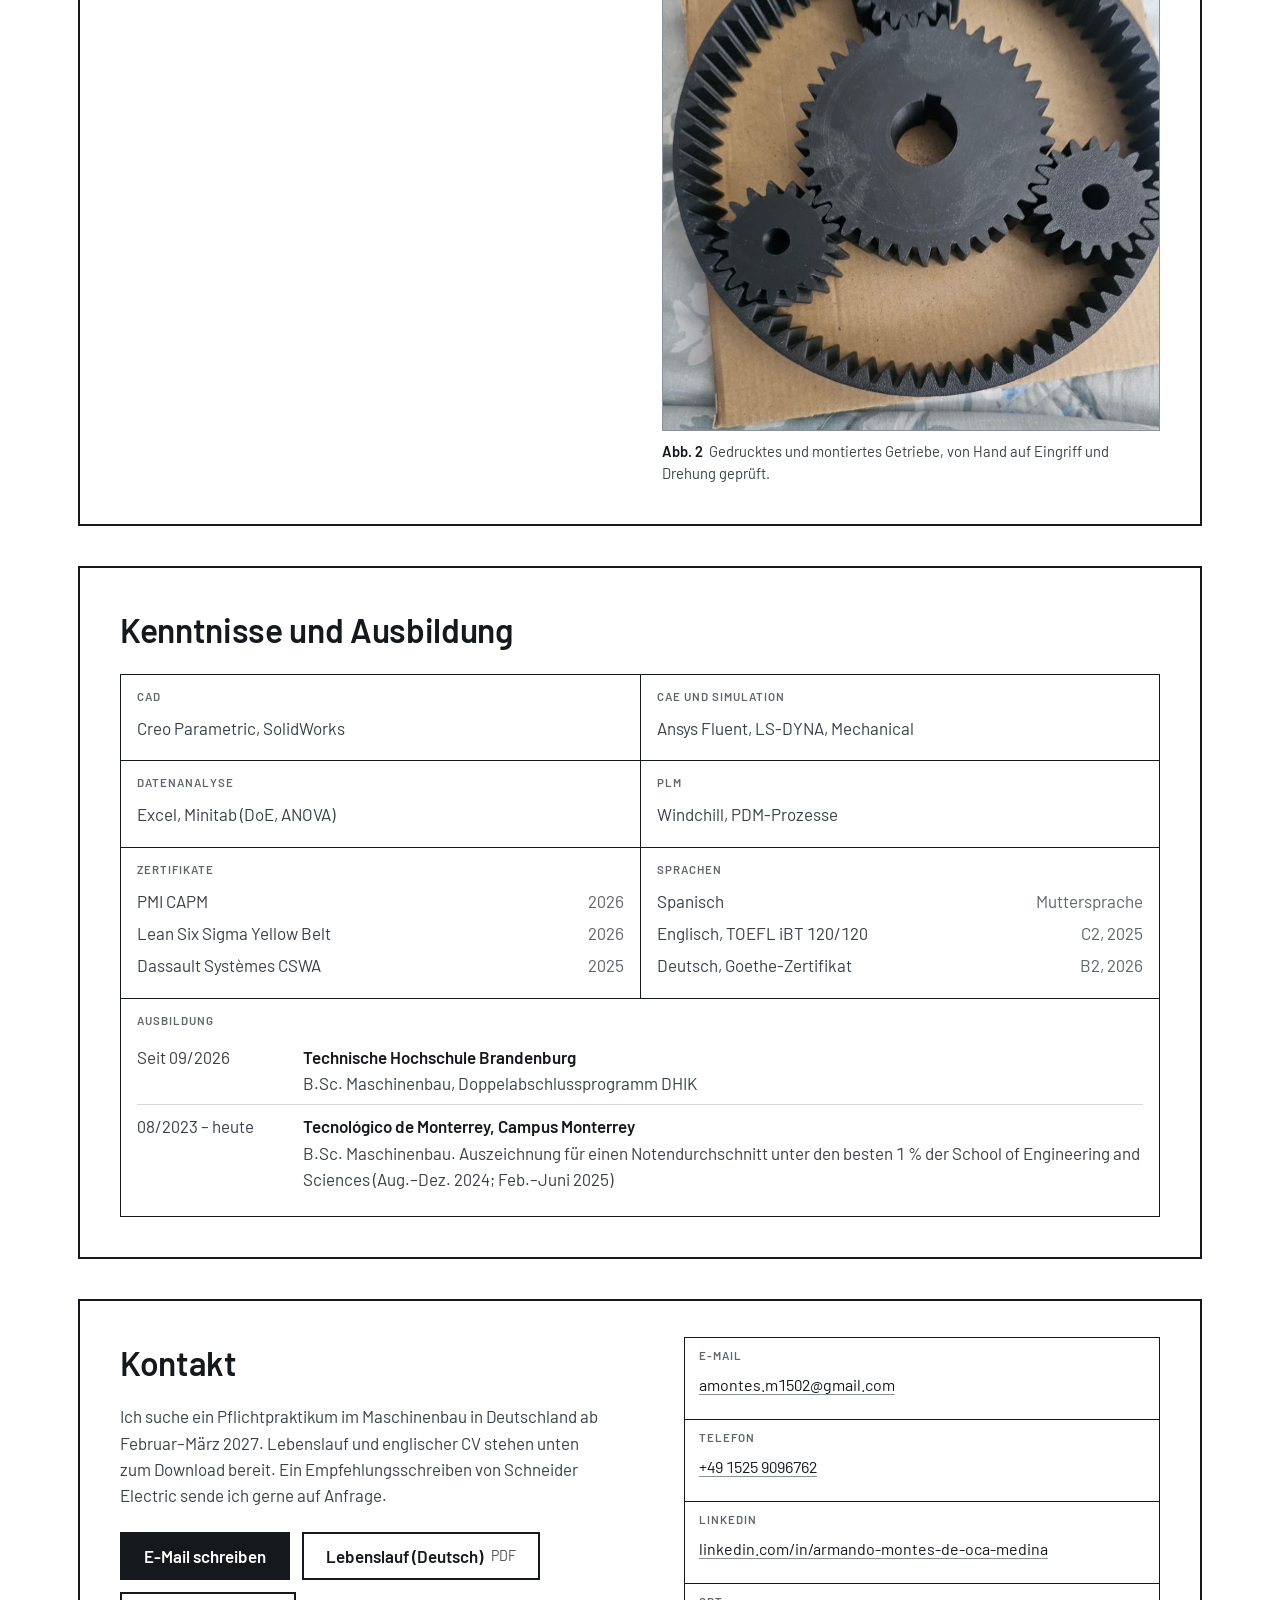
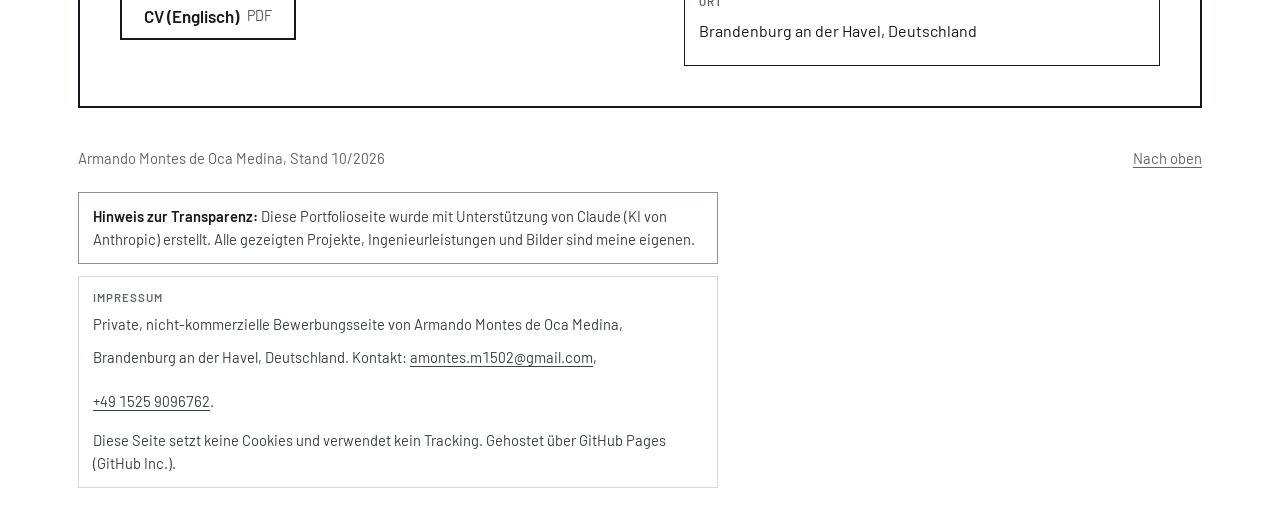
<file: de/index.html>
<!DOCTYPE html>
<html lang="de">
<head>
<meta property="og:title" content="Armando Montes de Oca Medina | Portfolio Maschinenbau">
<meta property="og:description" content="Portfolio mit Projekten zu FEA, CFD, Maschinenelementen, Schwingungsanalyse, Werkstofftechnik und Schadensanalyse.">
<meta property="og:type" content="website">
<meta property="og:url" content="https://armando-montes.github.io/armandomontes.github.io/de/">
<meta property="og:image" content="https://armando-montes.github.io/armandomontes.github.io/LinkedIn_Cover_Portfolio_1200x627.png">
<meta property="og:image:width" content="1200">
<meta property="og:image:height" content="627">
<meta name="twitter:card" content="summary_large_image">
<meta name="twitter:image" content="https://armando-montes.github.io/armandomontes.github.io/LinkedIn_Cover_Portfolio_1200x627.png">
<link rel="alternate" hreflang="en" href="https://armando-montes.github.io/armandomontes.github.io/">
<link rel="alternate" hreflang="de" href="https://armando-montes.github.io/armandomontes.github.io/de/">
<meta charset="utf-8">
<meta name="viewport" content="width=device-width, initial-scale=1, viewport-fit=cover">
<title>Armando Montes de Oca Medina · Portfolio Maschinenbau</title>
<meta name="description" content="Portfolio Maschinenbau: FEA-, CFD- und Schadensanalyse-Projekte mit Schneider Electric, FRISA Aerospace, Daikin, Carrier und Ternium.">
<link rel="preload" href="../assets/fonts/barlow-400.woff2" as="font" type="font/woff2" crossorigin>
<link rel="stylesheet" href="../assets/site.css">
</head>
<body>
<a class="skip" href="#main">Zum Inhalt springen</a>

<header class="top">
  <div class="wrap">
    <a class="brand" href="#top">Armando Montes de Oca Medina</a>
    <nav aria-label="Abschnitte">
      <a href="#projects">Projekte</a>
      <a href="#skills">Kenntnisse</a>
      <a href="#contact">Kontakt</a>
    </nav>
    <a class="lang-switch" href="../" hreflang="en" lang="en" aria-label="English version">EN<span class="sep">&nbsp;/&nbsp;</span><b>DE</b></a>
  </div>
</header>

<main id="main" class="wrap">

  <section class="sheet hero" id="top" aria-labelledby="name">
    <div class="hero-grid">
      <div>
        <h1 id="name">Armando Montes de Oca Medina</h1>
        <p class="intro">Maschinenbaustudent im deutsch-mexikanischen Doppelabschlussprogramm DHIK des Tecnológico de Monterrey und der TH Brandenburg, zweimal für einen Notendurchschnitt unter den besten 1&nbsp;% der School of Engineering and Sciences ausgezeichnet. Zwölf Monate Konstruktionspraxis bei Schneider Electric und Industrieprojekte mit FRISA Aerospace, Daikin, Carrier und Ternium.</p>
      </div>
      <figure class="portrait">
        <div class="frame"><img src="../assets/img/portrait.jpg" width="500" height="624" alt="Porträt von Armando Montes de Oca Medina"></div>
      </figure>
    </div>

    <dl class="tb tb-hero">
      <div class="seek"><dt class="f">Gesucht</dt><dd>Pflichtpraktikum</dd></div>
      <div class="act"><dt class="vh">Kontakt</dt><dd><a class="btn" href="mailto:amontes.m1502@gmail.com?subject=Pflichtpraktikum%202027%20%E2%80%93%20Armando%20Montes%20de%20Oca%20Medina">E-Mail schreiben</a></dd></div>
      <div class="start"><dt class="f">Beginn</dt><dd>Februar–März 2027 (Sommersemester)</dd></div>
      <div class="grad"><dt class="f">Voraussichtlicher Abschluss</dt><dd>Dezember 2027</dd></div>
      <div class="permit"><dt class="f">Arbeitserlaubnis</dt><dd>Aufenthaltserlaubnis zum Studium mit Arbeitserlaubnis</dd></div>
      <div class="based"><dt class="f">Wohnort</dt><dd>Brandenburg an der Havel</dd></div>
      <div class="studies"><dt class="f">Studium</dt><dd>B.Sc. Maschinenbau, TH Brandenburg (immatrikuliert seit 09/2026) und Tec de Monterrey</dd></div>
      <div class="lang"><dt class="f">Sprachen</dt><dd>Spanisch (Muttersprache), Englisch (C2, TOEFL iBT 120/120), Deutsch (B2, Goethe)</dd></div>
    </dl>
  </section>

  <section class="sheet" id="projects" aria-labelledby="projects-h">
    <div class="sec-head"><h2 id="projects-h">Projekte</h2></div>
    <table class="parts">
      <thead><tr><th class="f">Nr.</th><th class="f">Projekt</th><th class="f">Ergebnis</th><th class="f">Jahr</th></tr></thead>
      <tbody>
        <tr><td class="pos"><span>01</span></td><td class="proj"><a href="#schneider">Schneider Electric<small>Praktikum Elektromechanische Konstruktion</small></a></td><td class="res"><span>Über 1.000 Stücklisten für ein einheitliches Etikett aktualisiert</span></td><td class="yr"><span>2025–26</span></td></tr>
        <tr><td class="pos"><span>02</span></td><td class="proj"><a href="#frisa">FRISA Aerospace<small>Ermüdungsbruch eines Dorns</small></a></td><td class="res"><span>Mehrere Hundert Schmiedevorgänge vorhergesagt, Bruch nach 30</span></td><td class="yr"><span>2026</span></td></tr>
        <tr><td class="pos"><span>03</span></td><td class="proj"><a href="#daikin-coupling">Daikin<small>Kupplungsversagen und Redesign</small></a></td><td class="res"><span>Erste Eigenfrequenz auf 118&nbsp;Hz erhöht (simuliert)</span></td><td class="yr"><span>2026</span></td></tr>
        <tr><td class="pos"><span>04</span></td><td class="proj"><a href="#daikin-hx">Daikin<small>CFD eines Rohrbündel-Wärmetauschers</small></a></td><td class="res"><span>Turbulatoren senkten den Wärmeübergang um 1,8–2,8&nbsp;%</span></td><td class="yr"><span>2026</span></td></tr>
        <tr><td class="pos"><span>05</span></td><td class="proj"><a href="#carrier">Carrier<small>CFD einer psychrometrischen Prüfkammer</small></a></td><td class="res"><span>≈4&nbsp;% geringere Spitzengeschwindigkeit (simuliert)</span></td><td class="yr"><span>2025</span></td></tr>
        <tr><td class="pos"><span>06</span></td><td class="proj"><a href="#ternium">Ternium<small>FEM zur Umformbarkeit von Stahlblech</small></a></td><td class="res"><span>FLC-Minimum ≈ 0,19 nahe ebener Dehnung</span></td><td class="yr"><span>2025</span></td></tr>
        <tr><td class="pos"><span>07</span></td><td class="proj"><a href="#gears">Planetengetriebe<small>Eigenes Projekt</small></a></td><td class="res"><span>Funktionsfähiger gedruckter Prototyp</span></td><td class="yr"><span>2025</span></td></tr>
      </tbody>
    </table>
  </section>

  <article class="sheet project" id="schneider">
    <div class="tb p-tb">
      <div class="title-cell"><a class="sheet-no" href="#projects" aria-label="Projekt 1 von 7, zurück zur Projektliste">01 / 07</a><h3>Schneider Electric</h3><p class="topic">Praktikum Elektromechanische Konstruktion</p><p class="ctx">North American Lighting Panelboards, Bereich Home &amp; Distribution, Monterrey</p></div>
      <dl class="fields">
        <div><dt class="f">Rolle</dt><dd>Praktikant Elektromechanische Konstruktion</dd></div>
        <div><dt class="f">Zeitraum</dt><dd>08/2025 – 08/2026</dd></div>
        <div><dt class="f">Werkzeuge</dt><dd>Creo Parametric, PDM</dd></div>
      </dl>
    </div>
    <div class="p-body">
      <div>
        <p class="result">Über <span class="val">1.000</span> Stücklisten aktualisiert und <span class="val">30–40</span> technische Änderungen für ein einheitliches Warn- und Gefahrenetikett umgesetzt und validiert.</p>
        <p class="lead">Konstruktion und 3D-Modellierung von Bauteilen für Niederspannungs-Verteilertafeln der Produktlinie North American Lighting Panelboards. Federführend bei der Zusammenführung getrennter Warn- und Gefahrenkennzeichnungen zu einem Etikett über die gesamte Produktfamilie, um Fertigung und Konformitätsprüfung zu vereinfachen.</p>
        <ul class="findings">
          <li>Die betroffenen Stücklisten der gesamten Produktfamilie im PDM für das zusammengeführte Etikett aktualisiert.</li>
          <li>Bauteile in jeder technischen Änderung gegen die überarbeiteten Konstruktionsanforderungen validiert.</li>
        </ul>
      </div>
      <div class="views">
        <figure class="view">
          <div class="frame drawing">
            <svg viewBox="0 0 230 214" role="img" aria-label="Vereinfachte Skizze einer Verteilertafel mit einem einheitlichen Etikett">
              <rect x="24" y="18" width="180" height="150" fill="none" stroke="var(--ink)" stroke-width="2"/>
              <rect x="44" y="38" width="60" height="40" fill="none" stroke="var(--line)" stroke-width="1"/>
              <rect x="44" y="88" width="60" height="40" fill="none" stroke="var(--line)" stroke-width="1"/>
              <rect x="120" y="38" width="60" height="90" fill="none" stroke="var(--line)" stroke-width="1"/>
              <rect x="44" y="140" width="136" height="18" fill="var(--signal)"/>
              <text x="112" y="153" text-anchor="middle" font-family="Barlow, Segoe UI, sans-serif" font-size="10" font-weight="600" fill="var(--on-signal)" letter-spacing=".5">Einheitliches Etikett</text>
              <text x="114" y="196" text-anchor="middle" font-family="Barlow, Segoe UI, sans-serif" font-size="11" fill="var(--ink-2)">Verteilertafel</text>
            </svg>
          </div>
          <figcaption><b>Abb. 1</b>Vereinfachte Skizze. Renderings des Unternehmens dürfen nicht gezeigt werden.</figcaption>
        </figure>
      </div>
    </div>
  </article>

  <article class="sheet project" id="frisa">
    <div class="tb p-tb">
      <div class="title-cell"><a class="sheet-no" href="#projects" aria-label="Projekt 2 von 7, zurück zur Projektliste">02 / 07</a><h3>FRISA Aerospace</h3><p class="topic">Ermüdungsbruch eines Dorns</p><p class="ctx">Teamprojekt im Kurs Schadensanalyse und -vermeidung, Tecnológico de Monterrey</p></div>
      <dl class="fields">
        <div><dt class="f">Rolle</dt><dd>Ursachenanalyse</dd></div>
        <div><dt class="f">Zeitraum</dt><dd>05/2026 – 06/2026</dd></div>
        <div><dt class="f">Werkzeuge</dt><dd>Ansys FEA, Metallografie, REM</dd></div>
      </dl>
    </div>
    <div class="p-body">
      <div>
        <p class="result">Die FEA sagte unter idealer statischer Last <span class="val">49.500</span> Lastzyklen voraus, also mehrere Hundert Schmiedesequenzen. Im Betrieb versagte der Dorn nach <span class="val">30</span> Schmiedesequenzen.</p>
        <p class="lead">Untersucht, warum ein Ringwalzdorn aus 4340-Stahl weit früher versagte, als eine FEA unter idealer statischer Last vorhersagte. Das Team kombinierte FEA-Lebensdauerabschätzung, Bruchmechanik, Härteprofile nach Rockwell und Vickers, Metallografie (2&nbsp;% Nital-Ätzung) und REM-Fraktografie.</p>
        <ul class="findings">
          <li>Die REM-Fraktografie zeigte Fischgrätmuster, Rastlinien und eine große Restbruchzone, typisch für Kurzzeit-Umlaufbiegeermüdung mit mehreren Rissausgängen.</li>
          <li>Die Lücke zwischen berechneter und tatsächlicher Lebensdauer weist auf vorhandene Oberflächen- oder Bearbeitungsfehler als Hauptursache hin.</li>
          <li>Gehärtete Randschicht 16&nbsp;mm tief, angelassener Martensit mit 420 HV.</li>
        </ul>
        <div class="rec"><strong>Empfohlen</strong><ul><li>Ultraschall-Rissprüfung als vorausschauende Wartung</li><li>Laser-Ultraschall-unterstütztes Kugelglattwalzen (LUAB) der Dornoberfläche</li><li>Standzeitverfolgung der Dorne nach 5S</li></ul></div>
      </div>
      <div class="views">
        <figure class="view"><div class="frame"><img src="../assets/img/frisa-mandrel.jpg" width="1170" height="640" loading="lazy" decoding="async" alt="Skizze von Ringwalzdorn, Werkstück und Axialwalzen"></div><figcaption><b>Abb. 1</b>Dorn, Werkstück und Axialwalzen beim Ringwalzen.</figcaption></figure>
        <figure class="view"><div class="frame"><img src="../assets/img/frisa-sem.jpg" width="810" height="500" loading="lazy" decoding="async" alt="REM-Aufnahme der Bruchfläche nahe dem Rissausgang"></div><figcaption><b>Abb. 2</b>REM-Fraktografie nahe dem vermuteten Rissausgang, 22×.</figcaption></figure>
      </div>
    </div>
  </article>

  <article class="sheet project" id="daikin-coupling">
    <div class="tb p-tb">
      <div class="title-cell"><a class="sheet-no" href="#projects" aria-label="Projekt 3 von 7, zurück zur Projektliste">03 / 07</a><h3>Daikin</h3><p class="topic">Kupplungsversagen und Redesign</p><p class="ctx">Teamprojekt im Kurs Maschinenelemente, Tecnológico de Monterrey</p></div>
      <dl class="fields">
        <div><dt class="f">Rolle</dt><dd>FEA, Modalanalyse und Redesign</dd></div>
        <div><dt class="f">Zeitraum</dt><dd>01/2026 – 04/2026</dd></div>
        <div><dt class="f">Werkzeuge</dt><dd>Ansys, statische und modale FEA</dd></div>
      </dl>
    </div>
    <div class="p-body">
      <div>
        <p class="result">In der Simulation erhöhte das Redesign die erste Eigenfrequenz auf <span class="val">118&nbsp;Hz</span> (Ausgangszustand: 12,6–46,8&nbsp;Hz), bei einer Gesamtmasse von weiterhin unter <span class="val">55&nbsp;kg</span>.</p>
        <p class="lead">Eine Motor-Wellen-Kupplung in einem Daikin-Lüftungsgerät fiel im Feld wiederholt aus. Die statische FEA schloss Überlastung aus. Die Modalanalyse zeigte Resonanz nahe der ersten Eigenfrequenz: Sie lockert die Schrauben der Motorbefestigung, verschiebt die Welle und schert schließlich die Kupplung ab.</p>
        <ul class="findings">
          <li>Eine 5-Why-Analyse führte jedes Schadenssymptom auf Resonanz nahe der ersten Biegeeigenform zurück.</li>
          <li>Der Ersatz des Dämmschaums im Gehäuse durch ABS-Strukturschaum erhöhte die Steifigkeit und damit die Eigenfrequenz.</li>
        </ul>
        <div class="rec"><strong>Empfohlen</strong><ul><li>Definierte Vorspannung per Drehmoment an Motorbefestigung und Gewindestiften gegen Lösen unter Vibration</li></ul></div>
      </div>
      <div class="views">
        <figure class="view"><div class="frame"><img src="../assets/img/daikin-coupling-fea.jpg" width="1200" height="500" loading="lazy" decoding="async" alt="FEA-Gesamtverformung der ersten Eigenform der überarbeiteten Baugruppe"></div><figcaption><b>Abb. 1</b>Erste Eigenform der überarbeiteten Baugruppe bei 117,99&nbsp;Hz.</figcaption></figure>
      </div>
    </div>
  </article>

  <article class="sheet project" id="daikin-hx">
    <div class="tb p-tb">
      <div class="title-cell"><a class="sheet-no" href="#projects" aria-label="Projekt 4 von 7, zurück zur Projektliste">04 / 07</a><h3>Daikin</h3><p class="topic">CFD eines Rohrbündel-Wärmetauschers</p><p class="ctx">Teamprojekt im Kurs Auslegung thermischer Maschinen, Tecnológico de Monterrey</p></div>
      <dl class="fields">
        <div><dt class="f">Rolle</dt><dd>CFD-Simulation</dd></div>
        <div><dt class="f">Zeitraum</dt><dd>01/2026 – 04/2026</dd></div>
        <div><dt class="f">Werkzeuge</dt><dd>Ansys Fluent, k‑ω SST, bis 9,5 Mio. Elemente</dd></div>
      </dl>
    </div>
    <div class="p-body">
      <div>
        <p class="result">Entgegen der Theorie senkten beide Wellenturbulatoren den Netto-Wärmeübergang, um <span class="val">1,8&nbsp;%</span> und <span class="val">2,8&nbsp;%</span>; daher blieb der Basisfall ohne Einsatz die beste Variante.</p>
        <p class="lead">Wärmeübertragung im Kreuzstrom-Rohrbündelwärmetauscher eines Daikin-Heizmoduls modelliert, um zu quantifizieren, wie Wellenturbulatoren (Wellenlänge 4,55 und 6,5&nbsp;in) den konvektiven Wärmeübergang und den Druckverlust verändern.</p>
        <ul class="findings">
          <li>Drei Hinweise sprachen für Grenzen des CFD-Modells statt der Physik: Der Druckverlust sank mit Turbulatoren (1,83 und 1,87&nbsp;Pa statt 2,30&nbsp;Pa), die orthogonale Netzqualität fiel von 0,826 auf 0,735 bzw. 0,783, und die Austrittstemperatur der Kaltluft blieb in allen Fällen bei etwa 296&nbsp;K.</li>
          <li>Die Rohrströmung ist laminar (Re&nbsp;=&nbsp;1.585) und der Wellenturbulator stört sie nur axial; das Team empfahl deshalb Twisted-Tape-Einsätze aus der Literatur, die mit einem physischen Prototyp zu bestätigen sind.</li>
        </ul>
      </div>
      <div class="views">
        <figure class="view"><div class="frame"><img src="../assets/img/daikin-hx-temperature.jpg" width="589" height="360" loading="lazy" decoding="async" alt="Oberflächentemperatur am Rohrbündel, Basisfall ohne Turbulatoren"></div><figcaption><b>Abb. 1</b>Oberflächentemperatur am Rohrbündel, Basisfall ohne Turbulatoren.</figcaption></figure>
      </div>
    </div>
  </article>

  <article class="sheet project" id="carrier">
    <div class="tb p-tb">
      <div class="title-cell"><a class="sheet-no" href="#projects" aria-label="Projekt 5 von 7, zurück zur Projektliste">05 / 07</a><h3>Carrier</h3><p class="topic">CFD einer psychrometrischen Prüfkammer</p><p class="ctx">Teamprojekt im Kurs Auslegung thermofluidischer Systeme, Tecnológico de Monterrey</p></div>
      <dl class="fields">
        <div><dt class="f">Rolle</dt><dd>CFD-Simulation</dd></div>
        <div><dt class="f">Zeitraum</dt><dd>11/2025 – 12/2025</dd></div>
        <div><dt class="f">Werkzeuge</dt><dd>Ansys Fluent, laminar und k‑ε, 0,84 Mio. Elemente</dd></div>
      </dl>
    </div>
    <div class="p-body">
      <div>
        <p class="result">Ein verrundeter Düseneinlauf senkte die Spitzengeschwindigkeit in der Simulation um etwa <span class="val">4&nbsp;%</span>.</p>
        <p class="lead">Luftströmung in einer psychrometrischen Prüfkammer für Klimageräte zweier Größen simuliert, 5&nbsp;TR und 25&nbsp;TR (etwa 17,6&nbsp;kW und 87,9&nbsp;kW Kälteleistung). Das Modell bildete die Strömung um Einlassdüsen und Diffusoren ab und verglich laminare mit turbulenten (k‑ε) Lösungen.</p>
        <ul class="findings">
          <li>Hohe Wirbelstärke und Rezirkulation traten in beiden Gehäusegrößen an scharfen Ein- und Auslassumlenkungen und um die Diffusordüsen auf.</li>
          <li>Die Verrundung wurde als reine Geometrieänderung am Düseneinlauf vorgeschlagen.</li>
        </ul>
      </div>
      <div class="views">
        <figure class="view"><div class="frame"><img src="../assets/img/carrier-pressure.jpg" width="708" height="417" loading="lazy" decoding="async" alt="Druckverteilung der turbulenten Strömungssimulation, Gehäuse 1"></div><figcaption><b>Abb. 1</b>Druckverteilung, turbulenter Fall, Gehäuse CH1.</figcaption></figure>
      </div>
    </div>
  </article>

  <article class="sheet project" id="ternium">
    <div class="tb p-tb">
      <div class="title-cell"><a class="sheet-no" href="#projects" aria-label="Projekt 6 von 7, zurück zur Projektliste">06 / 07</a><h3>Ternium</h3><p class="topic">FEM zur Umformbarkeit von Stahlblech</p><p class="ctx">Teamprojekt im Kurs Produktauslegung unter statischer Last, Tecnológico de Monterrey</p></div>
      <dl class="fields">
        <div><dt class="f">Rolle</dt><dd>Explizite FEM-Simulation</dd></div>
        <div><dt class="f">Zeitraum</dt><dd>02/2025 – 06/2025</dd></div>
        <div><dt class="f">Werkzeuge</dt><dd>Ansys LS-DYNA</dd></div>
      </dl>
    </div>
    <div class="p-body">
      <div>
        <p class="result">Die simulierte Grenzformänderungskurve erreicht ihr Minimum nahe ebener Dehnung, bei einer Hauptformänderung von <span class="val">0,19</span>.</p>
        <p class="lead">Explizites FEM-Modell des Nakajima-Versuchs aufgebaut (ein Halbkugelstempel streckt ein eingespanntes Stahlblech), um die Umformbarkeit für Ternium vorherzusagen. Sieben Probenbreiten (Geometrien A bis G) wurden im Versuchsaufbau nach ISO 12004-2 simuliert, um eine Grenzformänderungskurve (FLC) zu ermitteln.</p>
        <ul class="findings">
          <li>Jede Geometrie lieferte ein Paar aus Haupt- und Nebenformänderung kurz vor dem Bruch, also einen Punkt der Kurve.</li>
          <li>Der Bruchbeginn wurde ermittelt, indem das Sicherheitsfaktorfeld Bild für Bild verfolgt wurde.</li>
          <li>Beim ersten berechneten Bruch erreichte Geometrie A eine Gesamtverformung von 29,6&nbsp;mm.</li>
        </ul>
        <div class="limit"><strong>Bekannte Einschränkung: Die Kurve ist nur teilweise gültig</strong>Das Modell nutzte einen generischen, isotropen Baustahl statt Terniums CR420 mit seiner realen Verfestigung und Anisotropie, und das Versagen wurde über einen spannungsbasierten Sicherheitsfaktor bestimmt, nicht über den Beginn der Einschnürung (Dehnungslokalisierung) wie in ISO 12004-2. Deshalb fällt der rechte Ast für die breitesten Proben wieder ab (0,29 → 0,26), was eine reale FLC nicht tut. Nächster Schritt: Werkstoffdaten für CR420, ein lokalisierungsbasiertes Versagenskriterium und Validierung mit einem Zugversuch.</div>
      </div>
      <div class="views">
        <figure class="view"><div class="frame"><img src="../assets/img/ternium-lsdyna.jpg" width="1400" height="509" loading="lazy" decoding="async" alt="LS-DYNA-Gesamtverformung beim ersten Bruch, Probengeometrie A"></div><figcaption><b>Abb. 1</b>Gesamtverformung beim ersten Bruch, Geometrie A (LS-DYNA).</figcaption></figure>
        <figure class="view">
          <div class="frame drawing">
            <svg viewBox="0 0 360 266" role="img" aria-label="Grenzformänderungskurve: Haupt- über Nebenformänderung für sieben Probengeometrien. Die Hauptformänderung fällt von 0,51 bei −0,36 auf ein Minimum von 0,19 bei 0,04, steigt dann auf etwa 0,29 nahe 0,20 und liegt bei 0,25 bei 0,26.">
              <g stroke="var(--hair)" stroke-width="1">
                <line x1="48" y1="20" x2="344" y2="20"/><line x1="48" y1="86.7" x2="344" y2="86.7"/><line x1="48" y1="153.3" x2="344" y2="153.3"/>
                <line x1="90.3" y1="20" x2="90.3" y2="220"/><line x1="132.6" y1="20" x2="132.6" y2="220"/><line x1="174.9" y1="20" x2="174.9" y2="220"/>
                <line x1="259.4" y1="20" x2="259.4" y2="220"/><line x1="301.7" y1="20" x2="301.7" y2="220"/><line x1="344" y1="20" x2="344" y2="220"/>
              </g>
              <line x1="48" y1="220" x2="344" y2="220" stroke="var(--ink)" stroke-width="1"/>
              <line x1="48" y1="20" x2="48" y2="220" stroke="var(--ink)" stroke-width="1"/>
              <line x1="217.1" y1="20" x2="217.1" y2="220" stroke="var(--line)" stroke-width="1" stroke-dasharray="6 3 1 3"/>
              <g font-family="Barlow, Segoe UI, sans-serif" font-size="12.5" fill="var(--ink-2)">
                <g text-anchor="end"><text x="42" y="224">0,0</text><text x="42" y="157.3">0,2</text><text x="42" y="90.7">0,4</text><text x="42" y="24">0,6</text></g>
                <g text-anchor="middle"><text x="48" y="236">−0,4</text><text x="132.6" y="236">−0,2</text><text x="217.1" y="236">0,0</text><text x="301.7" y="236">0,2</text><text x="340" y="236">0,3</text></g>
                <text x="196" y="258" text-anchor="middle">Nebenformänderung ε₂</text>
                <text x="12" y="120" text-anchor="middle" transform="rotate(-90 12 120)">Hauptformänderung ε₁</text>
                <text x="336" y="38" text-anchor="end" fill="var(--ink-3)">Versagensbereich</text>
                <text x="336" y="208" text-anchor="end" fill="var(--ink-3)">Sicherer Bereich</text>
              </g>
              <polyline points="63.6,50.7 139.8,93.7 175.7,132.3 232.3,156 300.4,121.7 313.5,122.7 321.5,133.3" fill="none" stroke="var(--signal)" stroke-width="2.2" stroke-linejoin="round"/>
              <g fill="var(--paper)" stroke="var(--ink)" stroke-width="1.4">
                <circle cx="63.6" cy="50.7" r="3.2"/><circle cx="139.8" cy="93.7" r="3.2"/><circle cx="175.7" cy="132.3" r="3.2"/><circle cx="232.3" cy="156" r="3.2"/><circle cx="300.4" cy="121.7" r="3.2"/><circle cx="313.5" cy="122.7" r="3.2"/><circle cx="321.5" cy="133.3" r="3.2"/>
              </g>
            </svg>
          </div>
          <figcaption><b>Abb. 2</b>Grenzformänderungskurve aus den 7 simulierten Geometrien, Haupt- über Nebenformänderung kurz vor dem berechneten Bruch. Nach den Simulationsergebnissen des Teams neu gezeichnet. Der Abfall am rechten Ende ist ein Modellartefakt (siehe Einschränkung).</figcaption>
        </figure>
      </div>
    </div>
  </article>

  <article class="sheet project" id="gears">
    <div class="tb p-tb">
      <div class="title-cell"><a class="sheet-no" href="#projects" aria-label="Projekt 7 von 7, zurück zur Projektliste">07 / 07</a><h3>Planetengetriebe</h3><p class="topic">Eigenes Projekt</p><p class="ctx">In SolidWorks konstruiert und zu Hause im FDM-Verfahren gedruckt, 2025</p></div>
      <dl class="fields">
        <div><dt class="f">Rolle</dt><dd>Konstruktion, CAD und Druck</dd></div>
        <div><dt class="f">Verzahnung</dt><dd>Zahnräder aus der SolidWorks Toolbox</dd></div>
        <div><dt class="f">Werkzeuge</dt><dd>SolidWorks, FDM-3D-Druck</dd></div>
      </dl>
    </div>
    <div class="p-body">
      <div>
        <p class="result">Ein einstufiges Planetengetriebe aus Bibliothekszahnrädern, gedruckt und nachgedruckt, bis es sich von Hand frei drehen ließ.</p>
        <p class="lead">Einstufiges Planetengetriebe mit Hohlrad, Sonnenrad, drei gleichmäßig verteilten Planeten und Planetenträger gebaut. Die Zahnradgeometrie stammt aus der SolidWorks Toolbox; Träger, Bohrungen und Spiele wurden darum herum für den FDM-Druck ausgelegt.</p>
        <ul class="findings">
          <li>Die drei Planeten greifen gleichzeitig in Sonnen- und Hohlrad ein, wodurch die Passung empfindlich auf Drucktoleranzen reagiert.</li>
          <li>Der erste Druck war zu stramm, um sich zu drehen; daher wurden Bohrungspassungen und Zahnspiel angepasst und die Teile neu gedruckt.</li>
        </ul>
      </div>
      <div class="views">
        <figure class="view"><div class="frame"><img src="../assets/img/gears-slicer.jpg" width="833" height="620" loading="lazy" decoding="async" alt="Getriebeteile auf der Druckplatte im Slicer"></div><figcaption><b>Abb. 1</b>Drucklayout des Getriebes im Slicer.</figcaption></figure>
        <figure class="view"><div class="frame"><img src="../assets/img/gears-assembled.jpg" width="984" height="948" loading="lazy" decoding="async" alt="Foto des gedruckten und montierten Planetengetriebes"></div><figcaption><b>Abb. 2</b>Gedrucktes und montiertes Getriebe, von Hand auf Eingriff und Drehung geprüft.</figcaption></figure>
      </div>
    </div>
  </article>

  <section class="sheet" id="skills" aria-labelledby="skills-h">
    <div class="sec-head"><h2 id="skills-h">Kenntnisse und Ausbildung</h2></div>
    <div class="spec">
      <section><h3 class="f">CAD</h3><ul><li><span>Creo Parametric, SolidWorks</span></li></ul></section>
      <section><h3 class="f">CAE und Simulation</h3><ul><li><span>Ansys Fluent, LS-DYNA, Mechanical</span></li></ul></section>
      <section><h3 class="f">Datenanalyse</h3><ul><li><span>Excel, Minitab (DoE, ANOVA)</span></li></ul></section>
      <section><h3 class="f">PLM</h3><ul><li><span>Windchill, PDM-Prozesse</span></li></ul></section>
      <section><h3 class="f">Zertifikate</h3><ul><li><span>PMI CAPM</span><span>2026</span></li><li><span>Lean Six Sigma Yellow Belt</span><span>2026</span></li><li><span>Dassault Systèmes CSWA</span><span>2025</span></li></ul></section>
      <section><h3 class="f">Sprachen</h3><ul><li><span>Spanisch</span><span>Muttersprache</span></li><li><span>Englisch, TOEFL iBT 120/120</span><span>C2, 2025</span></li><li><span>Deutsch, Goethe-Zertifikat</span><span>B2, 2026</span></li></ul></section>
      <section class="wide"><h3 class="f">Ausbildung</h3>
        <ul class="edu">
          <li><span>Seit 09/2026</span><span><b>Technische Hochschule Brandenburg</b>B.Sc. Maschinenbau, Doppelabschlussprogramm DHIK</span></li>
          <li><span>08/2023 – heute</span><span><b>Tecnológico de Monterrey, Campus Monterrey</b>B.Sc. Maschinenbau. Auszeichnung für einen Notendurchschnitt unter den besten 1&nbsp;% der School of Engineering and Sciences (Aug.–Dez. 2024; Feb.–Juni 2025)</span></li>
        </ul>
      </section>
    </div>
  </section>

  <section class="sheet contact" id="contact" aria-labelledby="contact-h">
    <div>
      <h2 id="contact-h">Kontakt</h2>
      <p>Ich suche ein Pflichtpraktikum im Maschinenbau in Deutschland ab Februar–März 2027. Lebenslauf und englischer CV stehen unten zum Download bereit. Ein Empfehlungsschreiben von Schneider Electric sende ich gerne auf Anfrage.</p>
      <div class="docs">
        <a class="btn" href="mailto:amontes.m1502@gmail.com?subject=Pflichtpraktikum%202027%20%E2%80%93%20Armando%20Montes%20de%20Oca%20Medina">E-Mail schreiben</a>
        <a class="btn btn-2" href="../assets/docs/Lebenslauf_Armando_Montes_de_Oca_Medina_DE.pdf" download>Lebenslauf (Deutsch)<small>PDF</small></a>
        <a class="btn btn-2" href="../assets/docs/CV_Armando_Montes_de_Oca_Medina_EN.pdf" download hreflang="en">CV (Englisch)<small>PDF</small></a>
      </div>
    </div>
    <dl class="tb">
      <div><dt class="f">E-Mail</dt><dd><a href="mailto:amontes.m1502@gmail.com">amontes.m1502@gmail.com</a></dd></div>
      <div><dt class="f">Telefon</dt><dd><a href="tel:+4915259096762">+49 1525 9096762</a></dd></div>
      <div><dt class="f">LinkedIn</dt><dd><a href="https://linkedin.com/in/armando-montes-de-oca-medina" target="_blank" rel="noopener">linkedin.com/in/armando-montes-de-oca-medina</a></dd></div>
      <div><dt class="f">Ort</dt><dd>Brandenburg an der Havel, Deutschland</dd></div>
    </dl>
  </section>

  <footer class="foot">
    <div class="foot-row"><span>Armando Montes de Oca Medina, Stand 10/2026</span><a href="#top">Nach oben</a></div>
    <p class="note" role="note"><b>Hinweis zur Transparenz:</b> Diese Portfolioseite wurde mit Unterstützung von Claude (KI von Anthropic) erstellt. Alle gezeigten Projekte, Ingenieurleistungen und Bilder sind meine eigenen.</p>
    <section class="imprint" id="impressum" aria-labelledby="impressum-h">
      <h2 id="impressum-h">Impressum</h2>
      <p>Private, nicht-kommerzielle Bewerbungsseite von Armando Montes de Oca Medina, Brandenburg an der Havel, Deutschland. Kontakt: <a href="mailto:amontes.m1502@gmail.com">amontes.m1502@gmail.com</a>, <a href="tel:+4915259096762">+49 1525 9096762</a>.</p>
      <p>Diese Seite setzt keine Cookies und verwendet kein Tracking. Gehostet über GitHub Pages (GitHub Inc.).</p>
    </section>
  </footer>
</main>

<script>
  (function(){
    var links = document.querySelectorAll('.top nav a');
    if(!('IntersectionObserver' in window) || !links.length) return;
    var groups = { projects:['projects','schneider','frisa','daikin-coupling','daikin-hx','carrier','ternium','gears'], skills:['skills'], contact:['contact'] };
    var owner = {};
    Object.keys(groups).forEach(function(k){ groups[k].forEach(function(id){ owner[id] = k; }); });
    var io = new IntersectionObserver(function(entries){
      entries.forEach(function(e){
        if(!e.isIntersecting) return;
        var key = owner[e.target.id];
        links.forEach(function(a){
          if(a.getAttribute('href') === '#' + key) a.setAttribute('aria-current','location');
          else a.removeAttribute('aria-current');
        });
      });
    }, {rootMargin:'-45% 0px -50% 0px'});
    Object.keys(owner).forEach(function(id){ var el = document.getElementById(id); if(el) io.observe(el); });
  })();
</script>
</body>
</html>
</file>
<file: assets/site.css>
/* Barlow (SIL Open Font License), latin subset served from assets/fonts. */
@font-face{font-family:'Barlow'; font-style:normal; font-weight:400; font-display:swap; src:url(fonts/barlow-400.woff2) format('woff2'); unicode-range:U+0000-00FF, U+0131, U+0152-0153, U+02BB-02BC, U+02C6, U+02DA, U+02DC, U+0304, U+0308, U+0329, U+2000-206F, U+20AC, U+2122, U+2191, U+2193, U+2212, U+2215, U+FEFF, U+FFFD;}
@font-face{font-family:'Barlow'; font-style:normal; font-weight:600; font-display:swap; src:url(fonts/barlow-600.woff2) format('woff2'); unicode-range:U+0000-00FF, U+0131, U+0152-0153, U+02BB-02BC, U+02C6, U+02DA, U+02DC, U+0304, U+0308, U+0329, U+2000-206F, U+20AC, U+2122, U+2191, U+2193, U+2212, U+2215, U+FEFF, U+FFFD;}
:root{
  --paper:#ffffff;
  --ink:#15181c;
  --ink-2:#3a4047;
  --ink-3:#5f656b;
  --line:#8a9096;
  --hair:#d6d9dc;
  --signal:#f44611;
  --on-signal:#15181c;
  --font:'Barlow', 'Segoe UI', system-ui, -apple-system, sans-serif;
  --thick:2px;
  --thin:1px;
}
@media (prefers-color-scheme: dark){
  :root:not([data-theme="light"]){
    color-scheme:dark;
    --paper:#111417; --ink:#e9ebed; --ink-2:#c3c8cc; --ink-3:#9aa1a7;
    --line:#6c737a; --hair:#2b3035; --signal:#ff6b3d;
  }
  :root:not([data-theme="light"]) .view .frame img{filter:brightness(.88);}
}
:root[data-theme="dark"]{
  color-scheme:dark;
  --paper:#111417; --ink:#e9ebed; --ink-2:#c3c8cc; --ink-3:#9aa1a7;
  --line:#6c737a; --hair:#2b3035; --signal:#ff6b3d;
}
:root[data-theme="dark"] .view .frame img{filter:brightness(.88);}

*{box-sizing:border-box;}
html{scroll-behavior:smooth; scrollbar-color:var(--line) var(--paper); accent-color:var(--ink); caret-color:var(--ink);}
@media (prefers-reduced-motion: reduce){ html{scroll-behavior:auto;} }
body{
  margin:0; background:var(--paper); color:var(--ink);
  font-family:var(--font); font-size:17px; line-height:1.55;
  font-variant-numeric:lining-nums tabular-nums;
  -webkit-font-smoothing:antialiased;
}
img{max-width:100%; display:block; height:auto;}
a{color:inherit; text-decoration-thickness:1px; text-underline-offset:3px;}
a:focus-visible{outline:var(--thick) solid var(--ink); outline-offset:3px;}
::selection{background:var(--ink); color:var(--paper);}
h1,h2,h3{margin:0; font-weight:600; text-wrap:balance;}
p, ul, ol, dl, dd, figure{margin:0;}
p, li, dd, figcaption{text-wrap:pretty;}
ul, ol{padding:0; list-style:none;}

.wrap{max-width:1180px; margin:0 auto; padding-inline:28px;}
@media (max-width:560px){ .wrap{padding-inline:14px;} }

/* The one uppercase role: title-block field names. */
.f{display:block; font-size:.72rem; font-weight:600; letter-spacing:.09em; text-transform:uppercase; color:var(--ink-3); line-height:1.3;}

.vh{position:absolute; width:1px; height:1px; overflow:hidden; clip:rect(0 0 0 0); white-space:nowrap;}
.skip{position:absolute; left:12px; top:-60px; z-index:50; padding:10px 14px; background:var(--ink); color:var(--paper); text-decoration:none;}
.skip:focus{top:12px;}

/* Header strip */
.top{position:sticky; top:0; z-index:20; background:var(--paper); border-bottom:var(--thin) solid var(--line);}
.top .wrap{display:flex; align-items:stretch; height:52px; gap:24px;}
.brand{display:flex; align-items:center; font-weight:600; text-decoration:none; white-space:nowrap; min-width:0; overflow:hidden;}
.top nav{margin-left:auto; display:flex;}
.top nav a{display:flex; align-items:center; padding-inline:16px; border-left:var(--thin) solid var(--hair); text-decoration:none; color:var(--ink-2); box-shadow:inset 0 -2px 0 transparent; transition:box-shadow .2s, color .2s;}
.top nav a:last-child{border-right:var(--thin) solid var(--hair);}
.top nav a:hover{color:var(--ink);}
.top nav a[aria-current]{color:var(--ink); box-shadow:inset 0 -2px 0 var(--ink);}
@media (max-width:480px){ .brand{display:none;} .top nav{margin-left:0; width:100%;} .top nav a{flex:1; justify-content:center; padding-inline:6px;} }
@media (prefers-reduced-motion: reduce){ .top nav a{transition:none;} }

/* Sheet: the drawing frame every section sits in */
.sheet{border:var(--thick) solid var(--ink); background:var(--paper); margin-top:40px; padding:36px 40px 40px; scroll-margin-top:68px;}
@media (max-width:700px){ .sheet{padding:24px 18px 28px;} }

/* Title block: ruled grid of fields */
.tb{display:grid; border-top:var(--thin) solid var(--ink); border-left:var(--thin) solid var(--ink);}
.tb > div, .tb .fields > div{padding:10px 14px 12px; border-right:var(--thin) solid var(--ink); border-bottom:var(--thin) solid var(--ink); min-width:0;}
.tb dd{margin-top:4px; font-size:1rem; line-height:1.4; overflow-wrap:anywhere; hyphens:auto;}

/* Hero sheet */
.hero{margin-top:28px;}
.hero-grid{display:grid; grid-template-columns:minmax(0,1fr) 220px; gap:48px; align-items:start;}
.hero h1{font-size:clamp(2.2rem, 5vw, 3.5rem); line-height:1; letter-spacing:-.02em; max-width:15ch;}
.hero .intro{margin-top:24px; max-width:60ch; font-size:1.06rem; line-height:1.6; color:var(--ink-2);}
.portrait .frame{border:var(--thin) solid var(--line);}
.portrait img{width:100%; aspect-ratio:4/5; object-fit:cover;}
@media (max-width:760px){
  .hero-grid{grid-template-columns:1fr; gap:24px;}
  .portrait{order:-1; max-width:96px;}
}
.tb-hero{margin-top:40px; grid-template-columns:repeat(6, minmax(0,1fr));}
.tb-hero .seek{grid-column:span 4;}
.tb-hero .seek dd{font-size:1.5rem; font-weight:600; line-height:1.3;}
.tb-hero .act{grid-column:span 2; display:flex; align-items:center; justify-content:center;}
.tb-hero .act dd{margin:0;}
.tb-hero .start, .tb-hero .grad, .tb-hero .permit{grid-column:span 2;}
.tb-hero .studies, .tb-hero .lang, .tb-hero .based{grid-column:span 2;}
@media (max-width:900px){
  .tb-hero{grid-template-columns:repeat(2, minmax(0,1fr));}
  .tb-hero > div{grid-column:span 1 !important;}
  .tb-hero .seek, .tb-hero .act, .tb-hero .studies, .tb-hero .lang, .tb-hero .permit{grid-column:span 2 !important;}
}
@media (max-width:760px){ .tb-hero{margin-top:24px;} .tb-hero .seek dd{font-size:1.06rem;} .hero .intro{margin-top:16px;} }

.btn{display:inline-flex; align-items:center; justify-content:center; min-height:48px; padding:0 22px; border:var(--thick) solid var(--ink); background:var(--ink); color:var(--paper); font:inherit; font-weight:600; text-decoration:none; transition:background-color .2s, color .2s;}
.btn:hover{background:var(--paper); color:var(--ink);}
@media (prefers-reduced-motion: reduce){ .btn{transition:none;} }

/* Project index */
.sec-head{margin-bottom:18px;}
.sec-head h2{font-size:clamp(1.6rem, 3.2vw, 2.1rem); letter-spacing:-.01em;}
.parts{width:100%; border-collapse:collapse; border:var(--thin) solid var(--ink);}
.parts th{text-align:left; padding:8px 12px; border-bottom:var(--thick) solid var(--ink); border-right:var(--thin) solid var(--hair); vertical-align:bottom;}
.parts th.f{display:table-cell;}
.parts td{padding:0; border-bottom:var(--thin) solid var(--hair); border-right:var(--thin) solid var(--hair); vertical-align:top;}
.parts th:last-child, .parts td:last-child{border-right:0;}
.parts td a{display:block; padding:14px 12px; text-decoration:none; height:100%;}
.parts tbody tr{position:relative;}
.parts td > span{display:block; padding:14px 12px;}
.parts .proj a::after{content:""; position:absolute; inset:0;}
.parts .pos{width:64px; font-weight:600;}
.parts .res{color:var(--ink-2);}
.parts .yr{width:96px; color:var(--ink-3); white-space:nowrap;}
.parts tbody tr{transition:background-color .15s;}
.parts tbody tr:hover, .parts tbody tr:focus-within{background:var(--hair);}
.parts .proj a{font-weight:600;}
.parts .proj small{display:block; font-weight:400; color:var(--ink-3); font-size:.92rem;}
@media (max-width:700px){
  .parts thead{display:none;}
  .parts, .parts tbody, .parts td{display:block; width:auto;}
  .parts tr{display:grid; grid-template-columns:44px minmax(0,1fr) auto; border-bottom:var(--thin) solid var(--hair);}
  .parts td{border:0;}
  .parts .pos{grid-row:span 2;}
  .parts .proj{grid-column:2;}
  .parts .yr{grid-column:3; grid-row:1; width:auto;}
  .parts .res{grid-column:2 / 4; grid-row:2;}
  .parts td a, .parts td > span{padding:10px 12px 2px;}
  .parts .res > span{padding:0 12px 10px;}
}
@media (prefers-reduced-motion: reduce){ .parts tbody tr{transition:none;} }

/* Project sheet */
.p-tb{grid-template-columns:minmax(0,1fr);}
.p-tb h3{font-size:clamp(1.35rem, 2.4vw, 1.75rem); line-height:1.15; letter-spacing:-.01em;}
.p-tb .topic{margin-top:2px; font-size:1.06rem; font-weight:600; color:var(--ink-2);}
.p-tb .ctx{margin-top:2px; color:var(--ink-3); font-size:.92rem;}
.p-tb .title-cell{position:relative; padding-right:96px;}
.sheet-no{position:absolute; top:4px; right:6px; display:inline-flex; align-items:center; min-height:44px; padding-inline:8px; font-size:.72rem; font-weight:600; letter-spacing:.09em; color:var(--ink-2); text-decoration:none;}
.sheet-no:hover{color:var(--ink); text-decoration:underline;}
.p-tb .fields{display:grid; grid-template-columns:repeat(3, minmax(0,1fr));}
@media (max-width:760px){ .p-tb .fields{grid-template-columns:repeat(2, minmax(0,1fr));} .p-tb .fields > div:last-child{grid-column:span 2;} }

.p-body{margin-top:32px; display:grid; grid-template-columns:minmax(0,1fr) minmax(0,1fr); gap:44px; align-items:start;}
@media (max-width:900px){ .p-body{grid-template-columns:1fr; gap:28px;} }

.result{font-size:1.5rem; line-height:1.3; font-weight:600; letter-spacing:-.005em; padding-bottom:20px; border-bottom:var(--thin) solid var(--line);}
.result .val{color:var(--signal);}
.lead{margin-top:20px; font-size:1.06rem; line-height:1.65; max-width:62ch;}
.findings{margin-top:20px; display:flex; flex-direction:column; gap:12px; max-width:62ch;}
.findings li{position:relative; padding-left:26px; color:var(--ink-2);}
.findings li::before{content:""; position:absolute; left:0; top:.8em; width:14px; border-top:var(--thin) solid var(--ink);}
.rec{margin-top:24px; padding:14px 16px; border:var(--thin) solid var(--line); color:var(--ink-2); max-width:62ch;}
.rec strong{display:block; color:var(--ink); font-weight:600; margin-bottom:2px;}
.rec li + li{margin-top:4px;}

.views{display:grid; gap:24px;}
.view .frame{border:var(--thin) solid var(--line); background:var(--paper);}
.view figcaption{margin-top:10px; font-size:.92rem; color:var(--ink-2); line-height:1.45;}
.view figcaption b{font-weight:600; color:var(--ink); margin-right:6px;}
.drawing{padding:28px 18px 16px; display:flex; justify-content:center;}
.drawing svg{width:100%; height:auto; max-width:460px;}

/* Skills sheet */
.spec{display:grid; grid-template-columns:repeat(2, minmax(0,1fr)); min-width:0; border-top:var(--thin) solid var(--ink); border-left:var(--thin) solid var(--ink);}
.spec > section{padding:14px 16px 16px; border-right:var(--thin) solid var(--ink); border-bottom:var(--thin) solid var(--ink);}
.spec h3{margin-bottom:8px;}
.spec li{display:flex; justify-content:space-between; gap:16px; padding-block:3px; color:var(--ink-2);}
.spec li span:last-child:not(:first-child){color:var(--ink-3); white-space:nowrap;}
.spec .wide{grid-column:span 2;}
.edu li{display:grid; grid-template-columns:150px 1fr; gap:16px; padding-block:8px; border-top:var(--thin) solid var(--hair);}
.edu li:first-child{border-top:0;}
.edu b{display:block; color:var(--ink); font-weight:600;}
.spec .edu li span:last-child{white-space:normal; color:var(--ink-2);}
@media (max-width:700px){ .spec{grid-template-columns:minmax(0,1fr);} .spec .wide{grid-column:span 1;} .edu li{grid-template-columns:1fr; gap:2px;} }

/* Contact sheet */
.contact{display:grid; grid-template-columns:minmax(0,1.1fr) minmax(0,1fr); gap:40px; align-items:start;}
@media (max-width:760px){ .contact{grid-template-columns:1fr; gap:28px;} }
.contact h2{font-size:clamp(1.6rem, 3.2vw, 2.1rem); letter-spacing:-.01em;}
.contact p{margin-top:14px; max-width:48ch; color:var(--ink-2); font-size:1.06rem;}
.contact .btn{margin-top:24px;}
.contact .tb{grid-template-columns:1fr;}
.contact .tb a{display:inline-flex; align-items:center; min-height:44px; text-decoration:underline; text-decoration-color:var(--line);}
.contact .tb a:hover{text-decoration-color:currentColor;}
.contact .tb dd{margin-top:0; min-height:44px; display:flex; align-items:center;}

.foot{margin-block:28px 40px; font-size:.92rem; color:var(--ink-3);}
.foot-row{display:flex; flex-wrap:wrap; justify-content:space-between; align-items:center; gap:8px 24px;}
.foot a{display:inline-flex; align-items:center; min-height:44px;}
.foot .note{margin-top:12px; max-width:80ch; padding:12px 14px; border:var(--thin) solid var(--line); color:var(--ink-2);}
.foot .note b{color:var(--ink);}
@media (max-width:700px){ .foot{padding-inline:20px;} }

/* Language switch */
.top .lang-switch{display:flex; align-items:center; margin-left:-24px; padding-inline:14px; border-right:var(--thin) solid var(--hair); font-weight:600; color:var(--ink-3); text-decoration:none; white-space:nowrap;}
.top .lang-switch:hover{color:var(--ink);}
.top .lang-switch b{color:var(--ink); font-weight:600;}
@media (max-width:480px){ .top .lang-switch{margin-left:0; padding-inline:10px;} .top .lang-switch b, .top .lang-switch .sep{display:none;} .top .wrap{gap:0;} }
/* Documents */
.docs{margin-top:24px; display:flex; flex-wrap:wrap; gap:12px;}
.docs .btn{margin-top:0;}
.btn-2{background:var(--paper); color:var(--ink);}
.btn-2:hover{background:var(--ink); color:var(--paper);}
.btn small{margin-left:8px; font-weight:400; opacity:.75;}
.contact .docs-note{margin-top:12px; font-size:.92rem; color:var(--ink-3);}
/* Known limitation on a project sheet */
.limit{margin-top:16px; padding:14px 16px; border:var(--thin) solid var(--line); border-left:4px solid var(--signal); color:var(--ink-2); max-width:62ch;}
.limit strong{display:block; color:var(--ink); font-weight:600; margin-bottom:2px;}
/* Impressum */
.imprint{margin-top:12px; max-width:80ch; padding:12px 14px; border:var(--thin) solid var(--hair); color:var(--ink-2);}
.imprint h2{font-size:.72rem; font-weight:600; letter-spacing:.09em; text-transform:uppercase; color:var(--ink-3); margin-bottom:6px;}
.imprint p + p{margin-top:6px;}
@media print{
  :root, :root[data-theme="dark"]{ color-scheme:light; --paper:#fff; --ink:#000; --ink-2:#222; --ink-3:#555; --line:#777; --hair:#bbb; --signal:#c2360a; }
  .view .frame img{filter:none !important;}
  @page{size:A4; margin:12mm;}
  body{font-size:10pt;}
  .top, .skip, .btn, .docs, .foot a{display:none !important;}
  .wrap{padding-inline:0; max-width:none;}
  .sheet{margin-top:0; break-before:page;}
  .hero{break-before:auto;}
  .view, .result, .tb, .parts tr, .spec > section{break-inside:avoid;}
}
</file>
